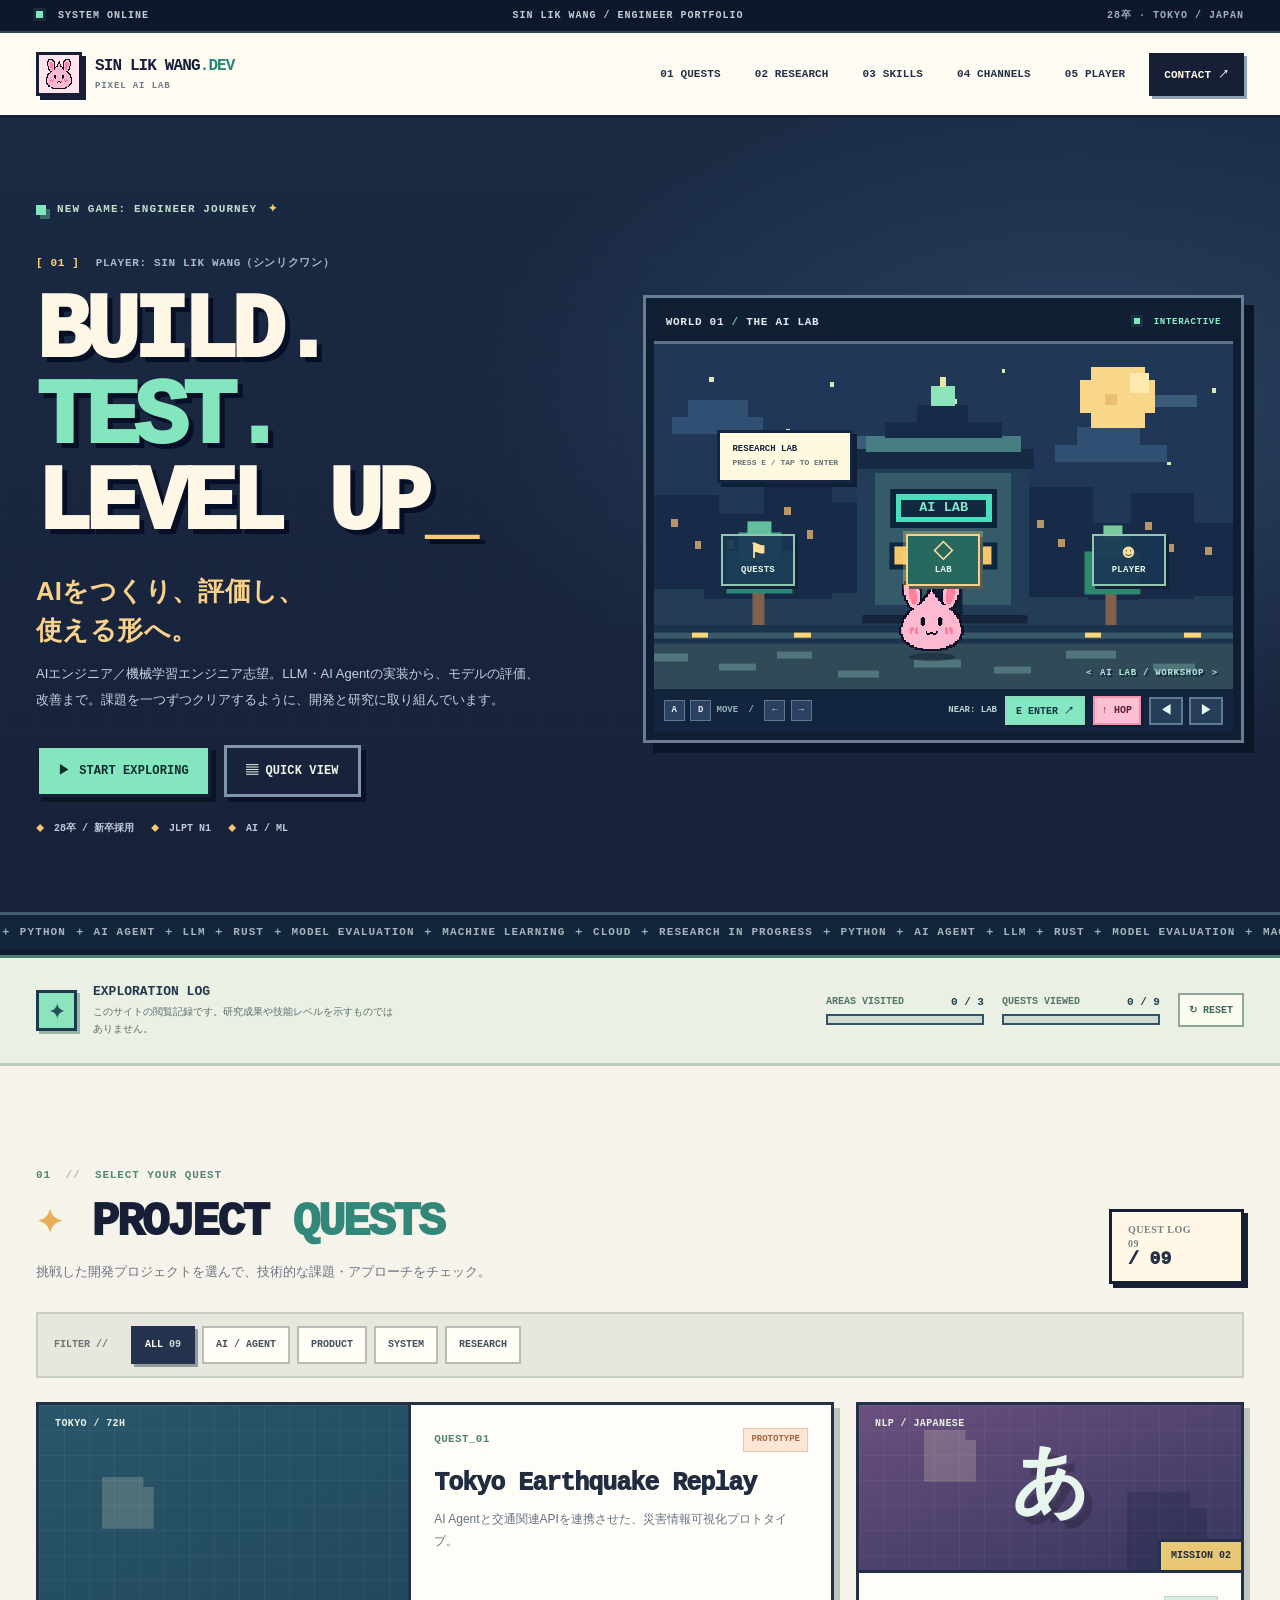
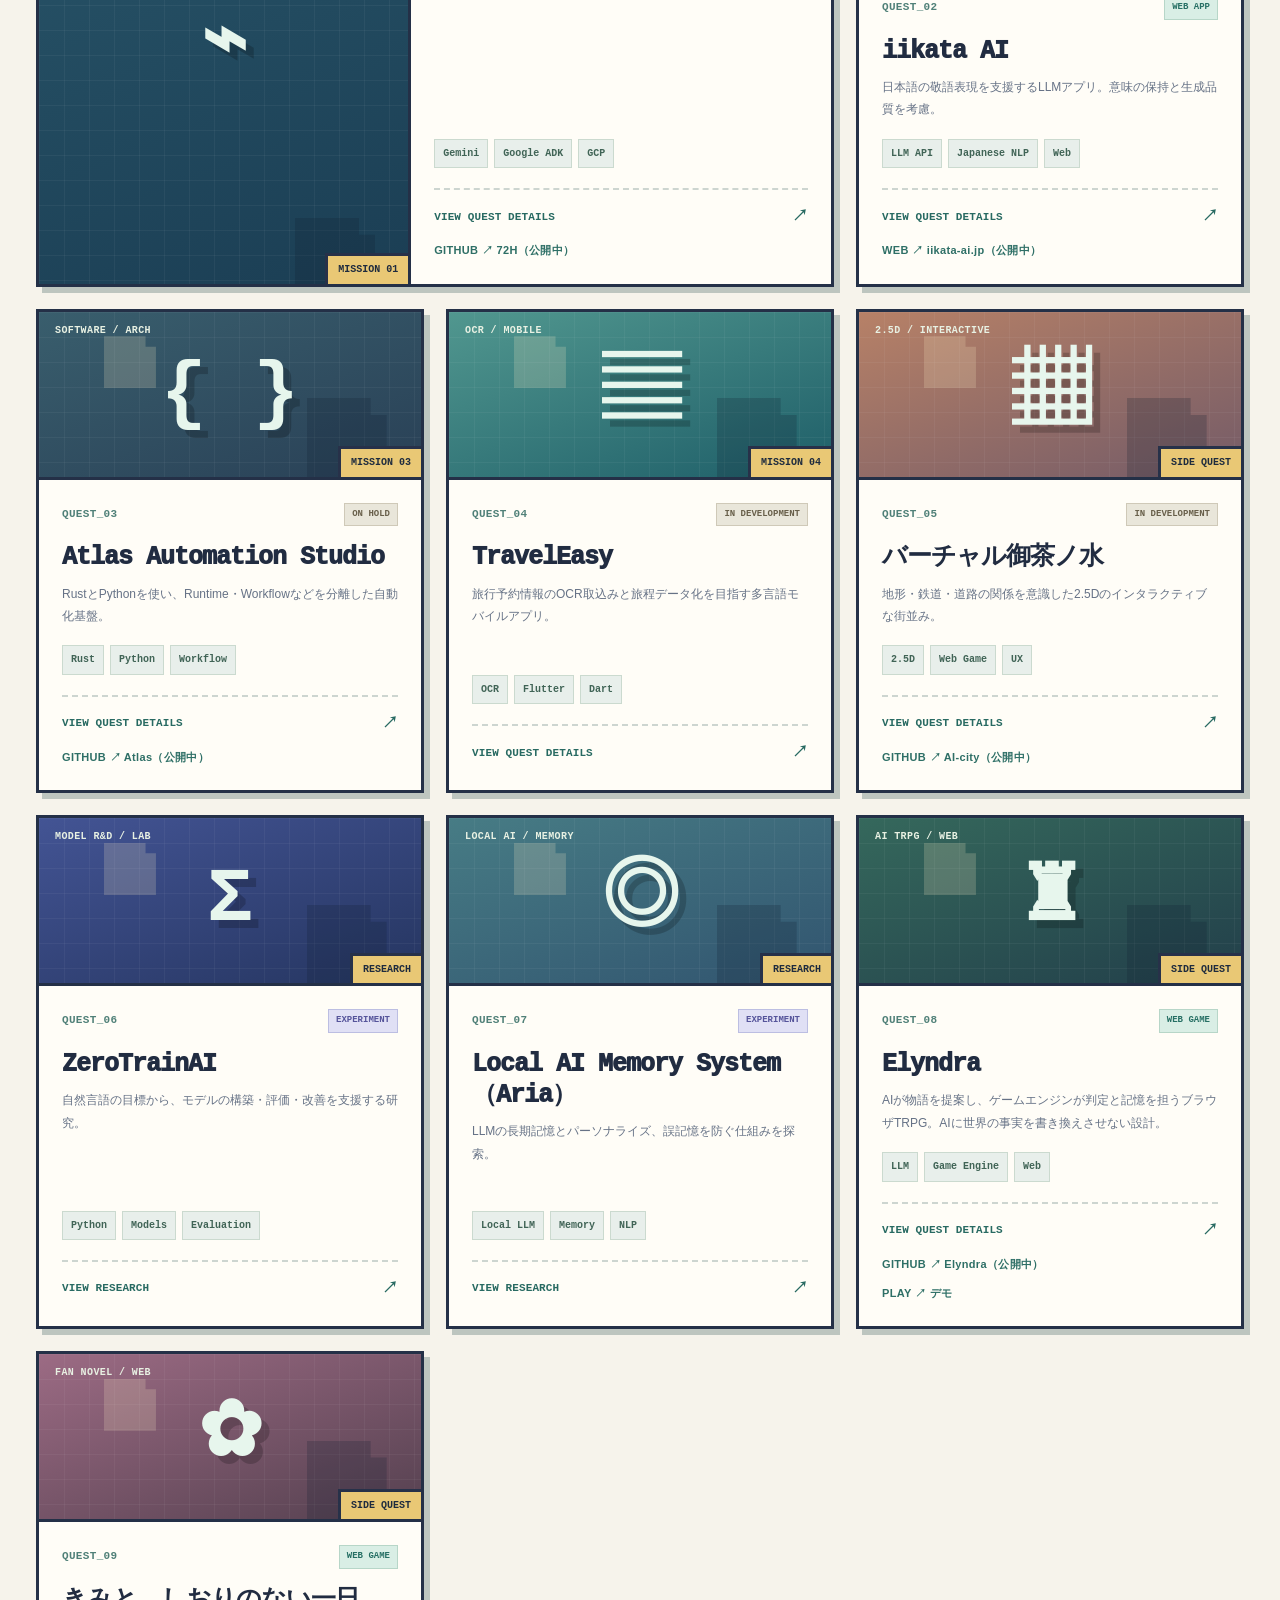
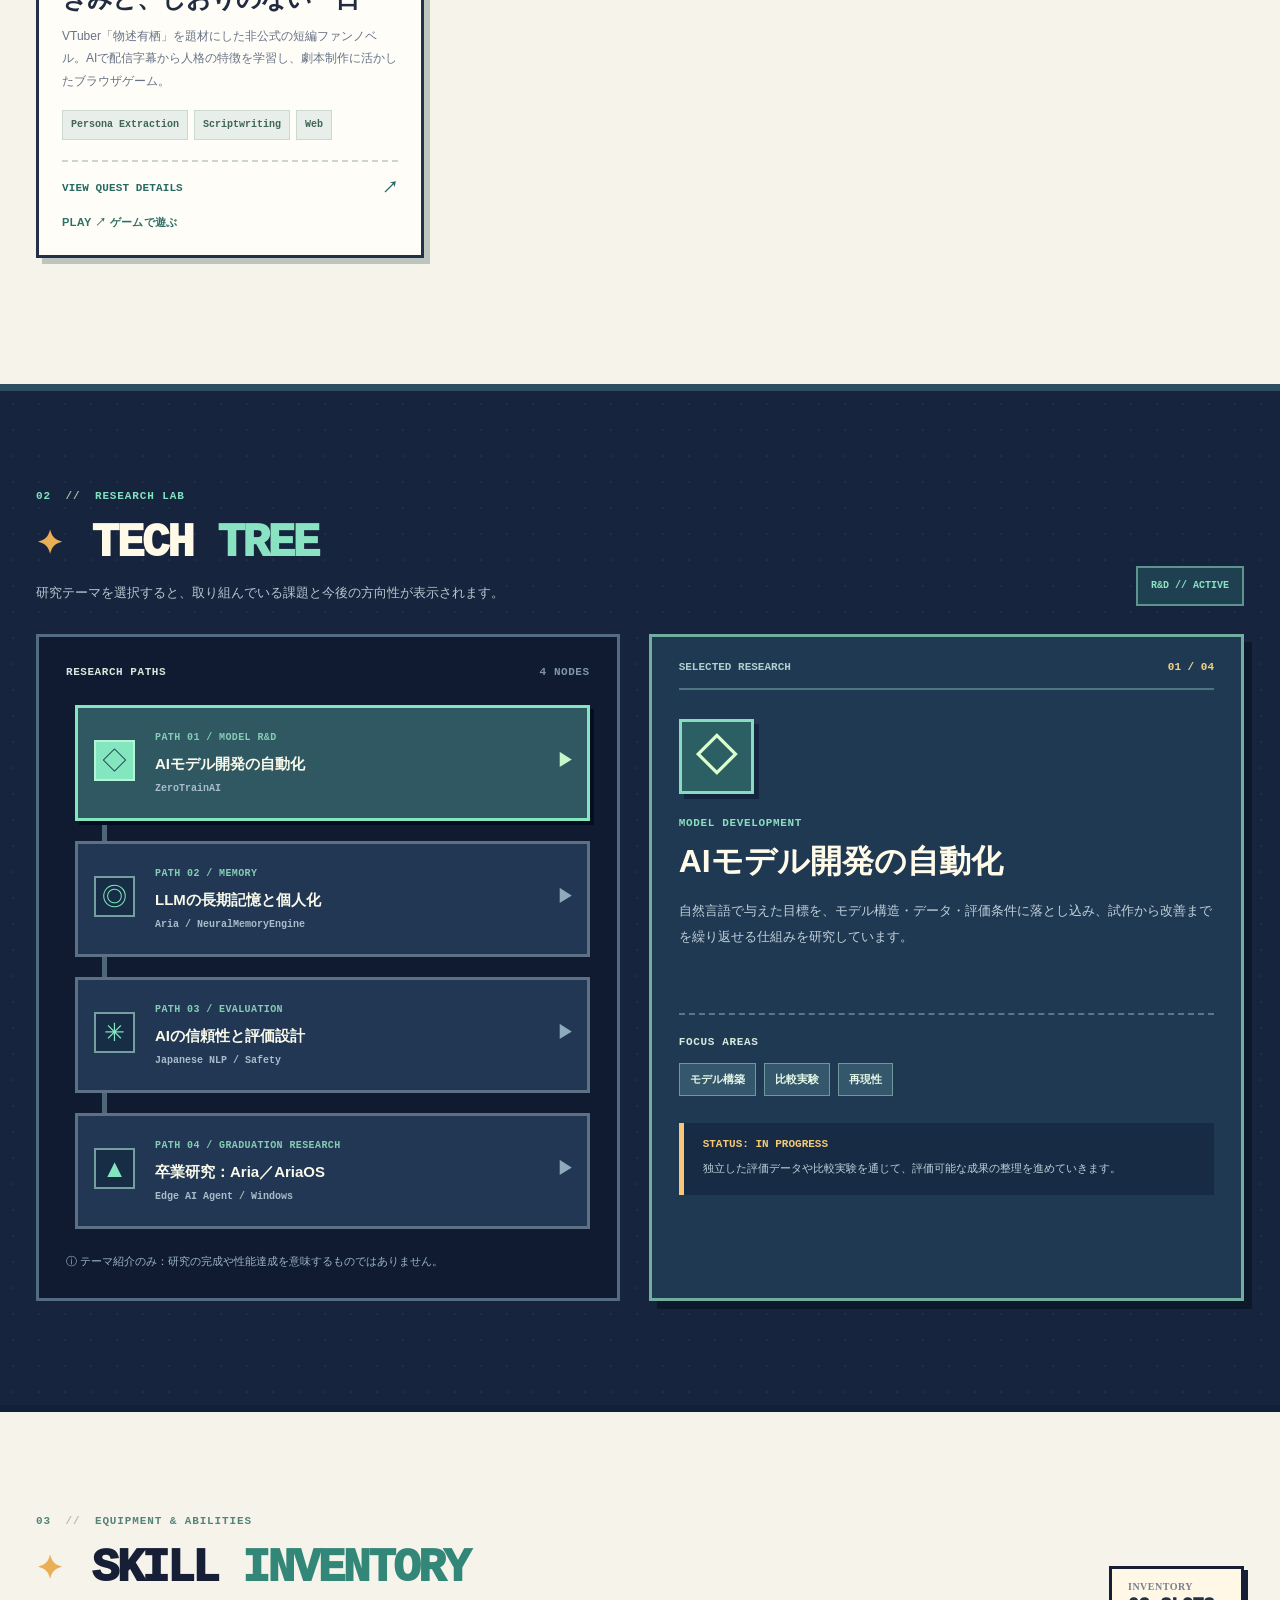
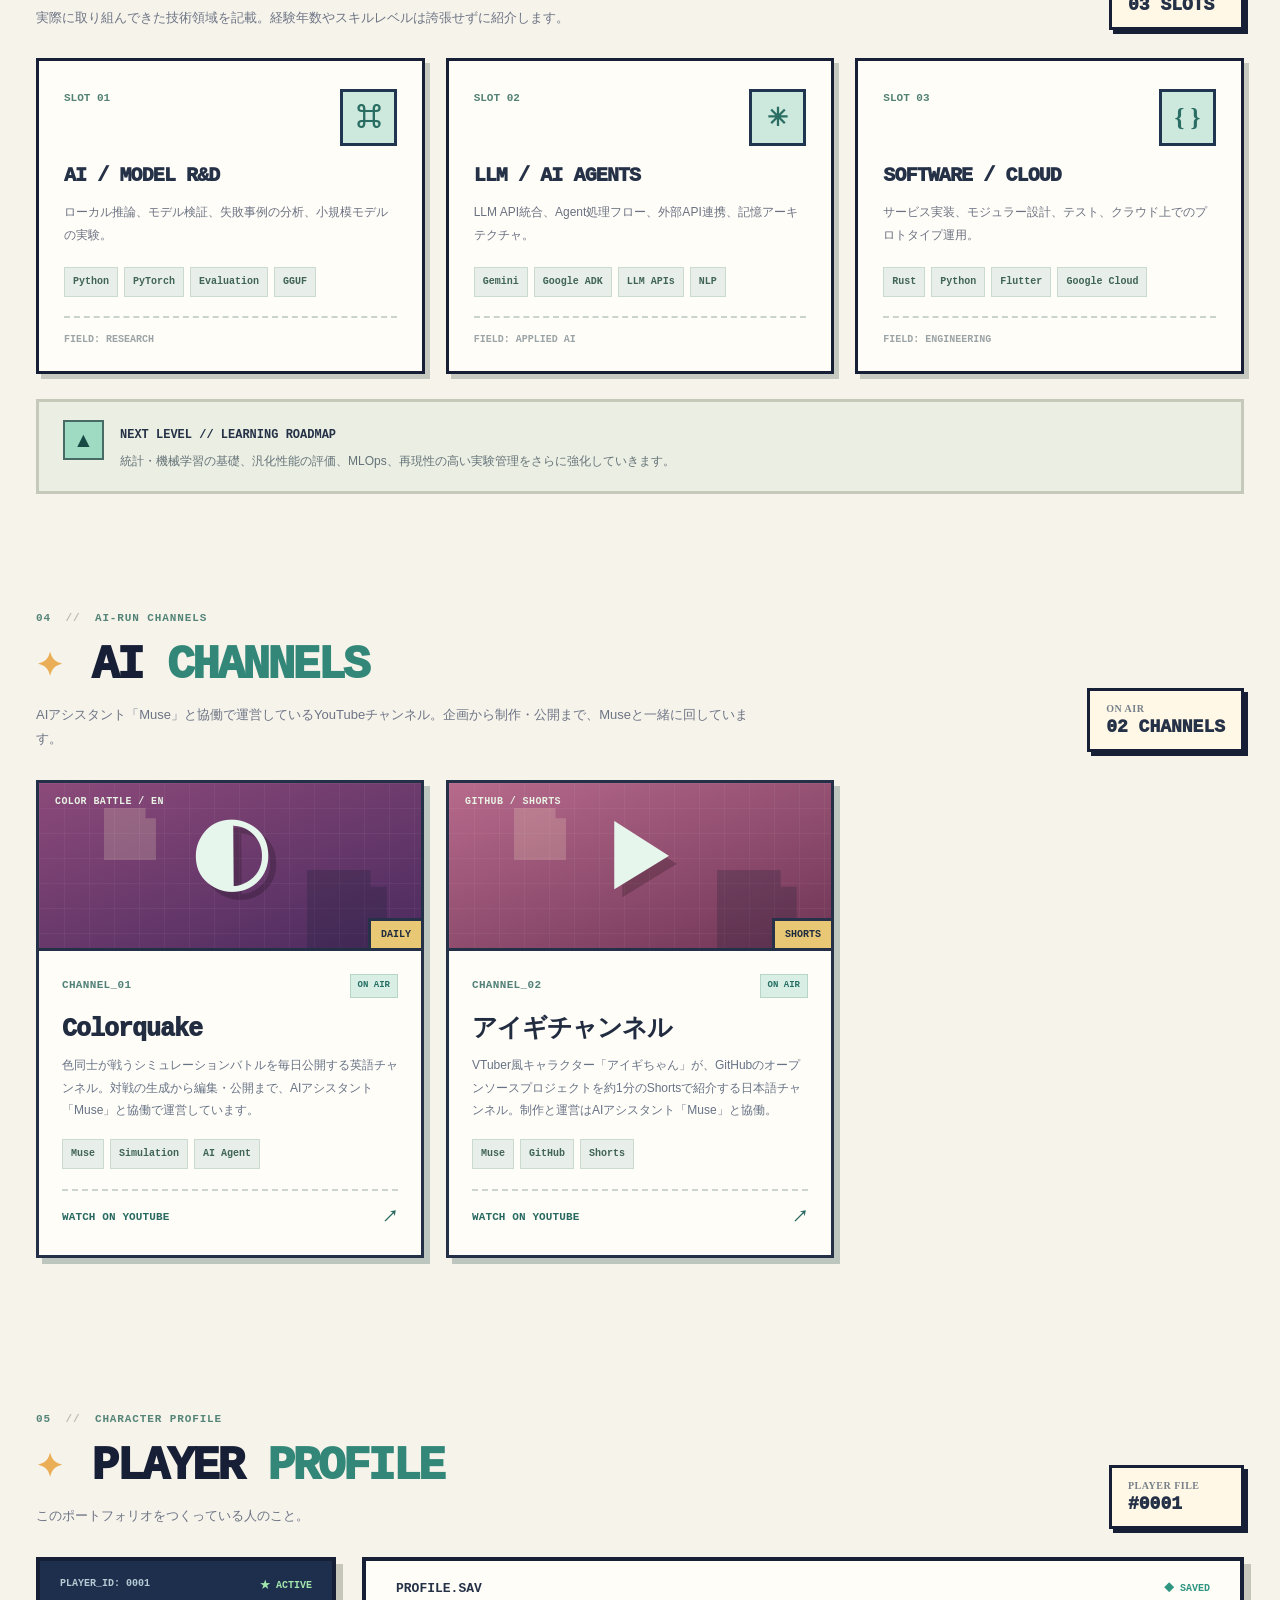
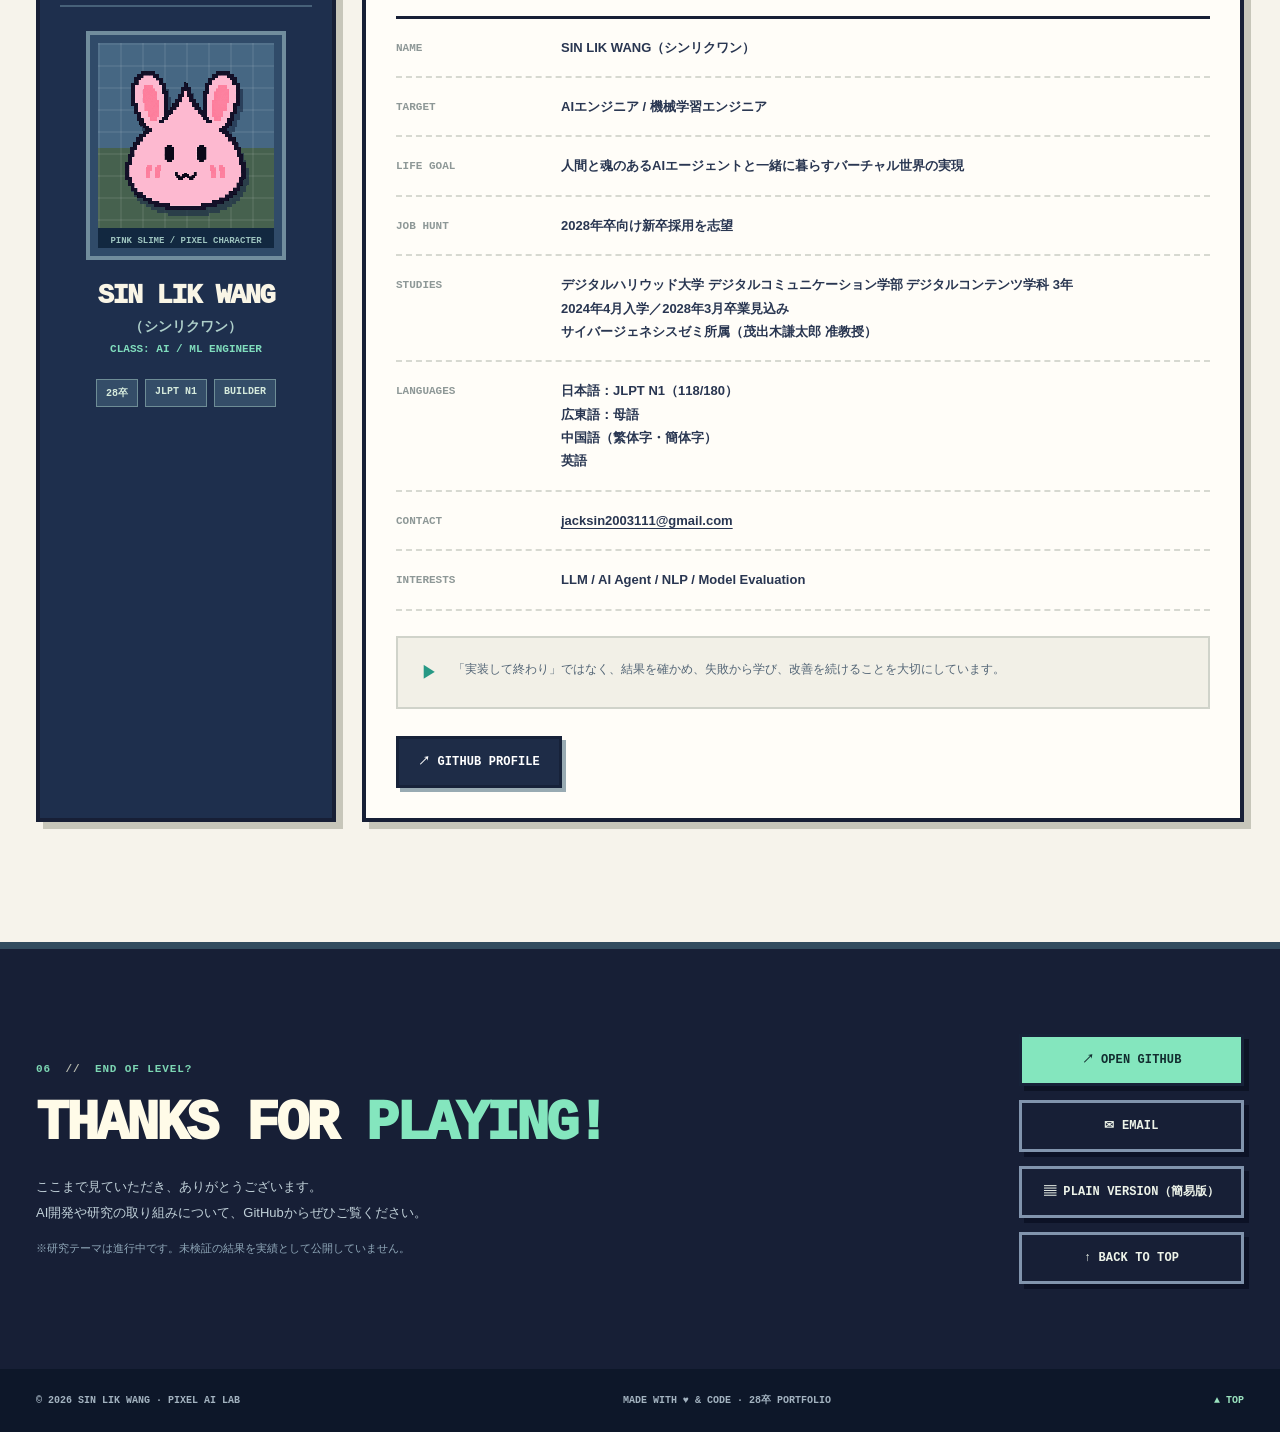
<file: index.html>
<!doctype html>
<html lang="ja">
<head>
<meta charset="utf-8">
<meta name="viewport" content="width=device-width,initial-scale=1">
<meta name="description" content="SIN LIK WANG（シンリクワン）｜28卒・AIエンジニア／機械学習エンジニア志望。AI Agent、LLMアプリ、ソフトウェア開発、研究テーマを紹介するピクセルゲーム風ポートフォリオ。">
<meta name="theme-color" content="#171f36">
<meta property="og:type" content="website">
<meta property="og:title" content="SIN LIK WANG — PIXEL AI LAB | AI / ML Portfolio">
<meta property="og:description" content="ゲームのように探索するAIエンジニアのポートフォリオ。Projects / Research / Skills / Profile">
<meta property="og:url" content="https://jacksin2031.github.io/ai-ml-portfolio-28grad/">
<title>SIN LIK WANG | PIXEL AI LAB — 28卒 AI/ML Portfolio</title>
<link rel="icon" href="assets/pink-bunny-slime.png" type="image/png">
<link rel="stylesheet" href="styles.css">
<script src="app.js" defer></script>
</head>
<body>
<a class="skip-link" href="#projects">プロジェクト一覧へ移動</a>

<!-- Decorative pixel particles travel across the entire viewport, not only the AI Lab game scene. -->
<div class="ambient-field" aria-hidden="true">
  <span class="ambient-pixel" style="--x:3%;--size:5px;--delay:-15s;--duration:32s;--sway:24px;--tone:#70e3b3;--tilt:-52deg"></span>
  <span class="ambient-pixel" style="--x:12%;--size:7px;--delay:-7s;--duration:38s;--sway:18px;--tone:#eeb96c;--tilt:40deg"></span>
  <span class="ambient-pixel" style="--x:21%;--size:5px;--delay:-27s;--duration:27s;--sway:28px;--tone:#f19db4;--tilt:-32deg"></span>
  <span class="ambient-pixel" style="--x:29%;--size:4px;--delay:-3s;--duration:45s;--sway:15px;--tone:#82b9df;--tilt:18deg"></span>
  <span class="ambient-pixel" style="--x:36%;--size:8px;--delay:-34s;--duration:42s;--sway:29px;--tone:#70e3b3;--tilt:35deg"></span>
  <span class="ambient-pixel" style="--x:44%;--size:5px;--delay:-9s;--duration:31s;--sway:25px;--tone:#eeb96c;--tilt:-28deg"></span>
  <span class="ambient-pixel" style="--x:51%;--size:6px;--delay:-21s;--duration:34s;--sway:23px;--tone:#82b9df;--tilt:54deg"></span>
  <span class="ambient-pixel" style="--x:59%;--size:4px;--delay:-38s;--duration:46s;--sway:20px;--tone:#eeb96c;--tilt:-37deg"></span>
  <span class="ambient-pixel" style="--x:66%;--size:7px;--delay:-17s;--duration:29s;--sway:31px;--tone:#f19db4;--tilt:29deg"></span>
  <span class="ambient-pixel" style="--x:74%;--size:5px;--delay:-26s;--duration:39s;--sway:26px;--tone:#70e3b3;--tilt:-42deg"></span>
  <span class="ambient-pixel" style="--x:82%;--size:5px;--delay:-12s;--duration:44s;--sway:19px;--tone:#82b9df;--tilt:23deg"></span>
  <span class="ambient-pixel" style="--x:91%;--size:8px;--delay:-30s;--duration:36s;--sway:28px;--tone:#eeb96c;--tilt:-45deg"></span>
  <span class="ambient-pixel" style="--x:97%;--size:4px;--delay:-4s;--duration:33s;--sway:16px;--tone:#f19db4;--tilt:20deg"></span>
  <span class="ambient-pixel" style="--x:7%;--size:5px;--delay:-41s;--duration:48s;--sway:34px;--tone:#82b9df;--tilt:37deg"></span>
  <span class="ambient-pixel" style="--x:40%;--size:6px;--delay:-19s;--duration:41s;--sway:22px;--tone:#f19db4;--tilt:-15deg"></span>
  <span class="ambient-pixel" style="--x:87%;--size:5px;--delay:-25s;--duration:35s;--sway:27px;--tone:#70e3b3;--tilt:44deg"></span>
  <span class="ambient-pixel" style="--x:18%;--size:4px;--delay:-12s;--duration:47s;--sway:18px;--tone:#eeb96c;--tilt:-35deg"></span>
  <span class="ambient-pixel" style="--x:69%;--size:6px;--delay:-37s;--duration:43s;--sway:21px;--tone:#82b9df;--tilt:26deg"></span>
</div>
<div class="page-wrap" id="top">
  <div class="hud-top">
    <div class="shell hud-top-inner"><span><span class="signal" aria-hidden="true"></span> SYSTEM ONLINE</span><span class="hud-hide">SIN LIK WANG / ENGINEER PORTFOLIO</span><span class="hud-top-right">28卒 · TOKYO / JAPAN</span></div>
  </div>
  <header class="site-header" id="siteHeader">
    <nav class="shell nav-shell" aria-label="メインナビゲーション">
      <a class="brand" href="#top" aria-label="SIN LIK WANG ポートフォリオ トップ"><span class="brand-pixel brand-slime" aria-hidden="true"><img class="slime-art" src="assets/pink-bunny-slime.png" alt="" decoding="async" draggable="false"></span><span>SIN LIK WANG<span class="brand-suffix">.DEV</span><small>PIXEL AI LAB</small></span></a>
      <button class="nav-toggle" id="navToggle" type="button" aria-expanded="false" aria-controls="navItems" aria-label="メニューを開く"><span></span><span></span><span></span></button>
      <div class="nav-items" id="navItems">
        <a href="#projects" class="nav-item">01 QUESTS</a>
        <a href="#research" class="nav-item">02 RESEARCH</a>
        <a href="#skills" class="nav-item">03 SKILLS</a>
        <a href="#channels" class="nav-item">04 CHANNELS</a>
        <a href="#about" class="nav-item">05 PLAYER</a>
        <a href="#contact" class="nav-item nav-contact">CONTACT <span aria-hidden="true">↗</span></a>
      </div>
    </nav>
  </header>

  <main>
    <section class="hero" aria-labelledby="heroTitle">
      <div class="shell hero-layout">
        <div class="hero-copy">
          <div class="small-label"><span class="pixel-square" aria-hidden="true"></span> NEW GAME: ENGINEER JOURNEY <span class="tag-spark">✦</span></div>
          <div class="hero-name"><span class="hero-name-icon" aria-hidden="true">[ 01 ]</span> PLAYER: SIN LIK WANG（シンリクワン）</div>
          <h1 id="heroTitle">BUILD.<br><span class="hero-highlight">TEST.</span><br>LEVEL UP<span class="blink-cursor">_</span></h1>
          <p class="hero-ja">AIをつくり、評価し、<br>使える形へ。</p>
          <p class="hero-description">AIエンジニア／機械学習エンジニア志望。LLM・AI Agentの実装から、モデルの評価、改善まで。課題を一つずつクリアするように、開発と研究に取り組んでいます。</p>
          <div class="hero-actions">
            <a href="#projects" class="pixel-button pixel-button-primary" id="startButton"><span aria-hidden="true">▶</span> START EXPLORING</a>
            <button type="button" class="pixel-button pixel-button-ghost" id="quickView" aria-pressed="false">▤ QUICK VIEW</button>
          </div>
          <div class="hero-quick"><span><span class="quick-diamond" aria-hidden="true">◆</span> 28卒 / 新卒採用</span><span><span class="quick-diamond" aria-hidden="true">◆</span> JLPT N1</span><span><span class="quick-diamond" aria-hidden="true">◆</span> AI / ML</span></div>
        </div>
        <div class="hero-visual">
          <div class="scene-topbar"><span>WORLD 01 <span class="scene-sep">/</span> THE AI LAB</span><span class="scene-live"><span class="signal" aria-hidden="true"></span> INTERACTIVE</span></div>
          <div class="pixel-scene" id="pixelScene" tabindex="0" role="group" aria-label="探索できるピクセル研究所。手足のないピンクのウサギスライムが跳ねて移動します。左右キーかA・Dで移動、Spaceでジャンプ、EまたはEnterでポータルに入ります">
            <svg class="world" viewBox="0 0 640 382" preserveAspectRatio="xMidYMid slice" role="img" aria-label="夜空、建物、研究所、月、木々が描かれたピクセルアートの世界">
              <rect width="640" height="382" fill="#203758"/>
              <g class="cloud-move cloud-move-a" fill="#314e73"><rect x="20" y="81" width="100" height="18"/><rect x="38" y="62" width="66" height="20"/><rect x="443" y="112" width="124" height="18"/><rect x="467" y="92" width="70" height="20"/></g>
              <g class="cloud-move cloud-move-b" fill="#3b5b7c"><rect x="183" y="120" width="66" height="16"/><rect x="199" y="102" width="38" height="20"/><rect x="521" y="56" width="79" height="14"/></g>
              <g fill="#d7e9b5" class="stars"><rect x="61" y="37" width="5" height="5"/><rect x="146" y="94" width="4" height="4"/><rect x="194" y="42" width="5" height="5"/><rect x="330" y="61" width="5" height="5"/><rect x="384" y="28" width="4" height="4"/><rect x="567" y="130" width="4" height="4"/><rect x="616" y="49" width="5" height="5"/></g>
              <g class="moon"><rect x="483" y="25" width="59" height="68" fill="#f8d68a"/><rect x="471" y="40" width="83" height="36" fill="#f8d68a"/><rect x="526" y="32" width="21" height="22" fill="#ffe9ae"/><rect x="498" y="55" width="13" height="12" fill="#ebbf71"/></g>
              <rect x="0" y="241" width="640" height="90" fill="#223d55"/>
              <g fill="#172b48"><rect x="0" y="167" width="72" height="104"/><rect x="55" y="188" width="70" height="94"/><rect x="121" y="148" width="76" height="134"/><rect x="185" y="175" width="48" height="100"/><rect x="410" y="158" width="75" height="122"/><rect x="479" y="198" width="56" height="85"/><rect x="527" y="165" width="70" height="117"/><rect x="581" y="198" width="59" height="80"/></g>
              <g fill="#f2bd70" opacity=".74"><rect x="19" y="193" width="7" height="9"/><rect x="45" y="218" width="7" height="9"/><rect x="81" y="217" width="7" height="9"/><rect x="144" y="180" width="7" height="9"/><rect x="169" y="206" width="7" height="9"/><rect x="423" y="194" width="8" height="9"/><rect x="446" y="215" width="8" height="9"/><rect x="543" y="197" width="7" height="9"/><rect x="568" y="221" width="7" height="9"/><rect x="609" y="224" width="7" height="9"/></g>
              <g class="main-building">
                <rect x="231" y="121" width="176" height="182" fill="#0b1b32"/>
                <rect x="224" y="133" width="190" height="166" fill="#233c57"/>
                <rect x="244" y="143" width="150" height="145" fill="#355b6a"/>
                <rect x="218" y="116" width="202" height="22" fill="#162b43"/>
                <rect x="234" y="102" width="171" height="17" fill="#467d83"/>
                <rect x="255" y="86" width="130" height="18" fill="#172a47"/>
                <rect x="291" y="67" width="56" height="20" fill="#172a47"/>
                <rect x="306" y="46" width="26" height="23" fill="#8de4ba"/>
                <rect x="316" y="36" width="7" height="11" fill="#e8eaa0"/>
                <rect class="sign-halo" x="253" y="153" width="134" height="57" fill="#4bdebc" opacity="0"/>
                <rect x="261" y="160" width="118" height="43" fill="#0e243b"/>
                <rect x="267" y="166" width="106" height="31" fill="#4bdebc"/>
                <rect x="273" y="172" width="94" height="19" fill="#102940"/>
                <text class="sign-text" x="320" y="185" text-anchor="middle" font-size="15" font-family="monospace" font-weight="bold" fill="#80e8cb">AI LAB</text>
                <rect class="sign-glow" x="268" y="167" width="104" height="29" fill="none" stroke="#c8fff0" stroke-width="2" opacity="0"/>
                <rect x="260" y="219" width="45" height="30" fill="#0d2740"/><rect x="266" y="224" width="33" height="19" fill="#f6c76a"/>
                <rect x="334" y="219" width="45" height="30" fill="#0d2740"/><rect x="340" y="224" width="33" height="19" fill="#f6c76a"/>
                <rect x="307" y="258" width="34" height="45" fill="#0f2137"/><rect x="319" y="271" width="8" height="11" fill="#84e2c5"/>
                <rect x="230" y="300" width="182" height="9" fill="#14243a"/>
              </g>
              <g class="tree-left"><rect x="109" y="267" width="13" height="62" fill="#815f4b"/><rect x="80" y="228" width="73" height="48" fill="#2b8776"/><rect x="93" y="208" width="48" height="32" fill="#41a48b"/><rect x="103" y="196" width="27" height="19" fill="#63bea0"/></g>
              <g class="tree-right"><rect x="499" y="266" width="12" height="65" fill="#815f4b"/><rect x="476" y="229" width="61" height="48" fill="#2e876f"/><rect x="487" y="212" width="39" height="25" fill="#54ad8b"/><rect x="496" y="200" width="22" height="18" fill="#7ac99a"/></g>
              <defs><symbol id="pxLeaf" overflow="visible"><rect x="-2" y="-4" width="4" height="2"/><rect x="-4" y="-2" width="8" height="4"/><rect x="-2" y="2" width="4" height="2"/><rect x="0" y="-1" width="1" height="1" fill="#7a3a22" opacity=".6"/><rect x="3" y="3" width="2" height="1" fill="#7a3a22"/></symbol></defs>
              <g class="leaf-layer" aria-hidden="true" pointer-events="none"><g transform="translate(30 40)"><g class="leaf" style="--dx:60px;--dy:250px;--r:200deg;--d:24s;--delay:-3s"><use href="#pxLeaf" fill="#e58a3a"/></g></g><g transform="translate(590 30)"><g class="leaf" style="--dx:-90px;--dy:265px;--r:180deg;--d:23s;--delay:-14s"><use href="#pxLeaf" fill="#c4553a"/></g></g><g transform="translate(120 30)"><g class="leaf" style="--dx:-70px;--dy:260px;--r:-240deg;--d:29s;--delay:-11s"><use href="#pxLeaf" fill="#c4553a"/></g></g><g transform="translate(440 35)"><g class="leaf" style="--dx:-60px;--dy:255px;--r:-210deg;--d:26s;--delay:-9s"><use href="#pxLeaf" fill="#e58a3a"/></g></g><g transform="translate(190 70)"><g class="leaf" style="--dx:25px;--dy:230px;--r:160deg;--d:22s;--delay:-17s"><use href="#pxLeaf" fill="#f0b84a"/></g></g><g transform="translate(520 60)"><g class="leaf" style="--dx:70px;--dy:240px;--r:260deg;--d:31s;--delay:-20s"><use href="#pxLeaf" fill="#f0b84a"/></g></g><g transform="translate(70 100)"><g class="leaf" style="--dx:90px;--dy:200px;--r:300deg;--d:27s;--delay:-6s"><use href="#pxLeaf" fill="#c4553a"/></g></g><g transform="translate(470 110)"><g class="leaf" style="--dx:55px;--dy:210px;--r:-300deg;--d:28s;--delay:-2s"><use href="#pxLeaf" fill="#e58a3a"/></g></g></g>
              <rect y="310" width="640" height="72" fill="#1b344d"/><rect y="319" width="640" height="7" fill="#395968"/>
              <rect y="331" width="640" height="51" fill="#304a58"/>
              <g fill="#50757a"><rect x="0" y="342" width="38" height="9"/><rect x="72" y="353" width="41" height="8"/><rect x="136" y="340" width="39" height="8"/><rect x="203" y="361" width="46" height="8"/><rect x="287" y="349" width="52" height="8"/><rect x="376" y="356" width="40" height="8"/><rect x="455" y="339" width="55" height="9"/><rect x="551" y="353" width="47" height="8"/></g>
              <g fill="#fbd67e"><rect x="42" y="319" width="18" height="5"/><rect x="155" y="319" width="18" height="5"/><rect x="476" y="319" width="18" height="5"/><rect x="586" y="319" width="18" height="5"/></g>
            </svg>
            <div class="avatar slime-avatar" id="avatar" aria-hidden="true"><span class="slime-shadow"></span><span class="slime-body"><img class="slime-art" src="assets/pink-bunny-slime.png" alt="" decoding="async" draggable="false"></span></div>
            <div class="scene-portals" role="group" aria-label="研究所の行き先">
              <button type="button" class="scene-portal portal-quests" data-zone="projects" aria-label="クエストエリアに移動"><span class="portal-symbol" aria-hidden="true">⚑</span><span>QUESTS</span></button>
              <button type="button" class="scene-portal portal-research" data-zone="research" aria-label="研究ラボに移動"><span class="portal-symbol" aria-hidden="true">◇</span><span>LAB</span></button>
              <button type="button" class="scene-portal portal-profile" data-zone="about" aria-label="プレイヤープロフィールに移動"><span class="portal-symbol" aria-hidden="true">☻</span><span>PLAYER</span></button>
            </div>
            <div class="scene-callout" aria-live="polite" aria-atomic="true"><span><span id="sceneHintTitle">LAB PORTAL READY</span><br><small id="sceneHintSubtitle">PRESS E / TAP TO ENTER</small></span></div>
            <div class="scene-ground-label">＜ AI LAB / WORKSHOP ＞</div>
          </div>
          <div class="scene-controls">
              <span class="scene-keyhelp"><span class="kbd">A</span> <span class="kbd">D</span> MOVE <span class="control-or">/</span> <span class="kbd">←</span> <span class="kbd">→</span></span>
              <div class="scene-control-actions">
                <span class="scene-nearest" id="nearestZone">NEAR: LAB</span>
                <button type="button" class="enter-zone" id="enterZone" aria-label="近くのポータルに入る">E ENTER ↗</button><button type="button" class="hop-control" id="hopButton" aria-label="史萊姆跳躍">↑ HOP</button>
                <div class="control-buttons"><button type="button" id="moveLeft" aria-label="キャラクターを左へ動かす">◀</button><button type="button" id="moveRight" aria-label="キャラクターを右へ動かす">▶</button></div>
              </div>
            </div>
        </div>
      </div>
      <div class="hero-ticker" aria-hidden="true"><div class="ticker-content">＋ PYTHON ＋ AI AGENT ＋ LLM ＋ RUST ＋ MODEL EVALUATION ＋ MACHINE LEARNING ＋ CLOUD ＋ RESEARCH IN PROGRESS ＋ PYTHON ＋ AI AGENT ＋ LLM ＋ RUST ＋ MODEL EVALUATION ＋ MACHINE LEARNING ＋ CLOUD ＋</div></div>
    </section>
    <aside class="adventure-strip" aria-label="このサイト内の探索記録">
      <div class="shell adventure-inner">
        <div class="adventure-intro"><span class="adventure-star" aria-hidden="true">✦</span><div><strong>EXPLORATION LOG</strong><small>このサイトの閲覧記録です。研究成果や技能レベルを示すものではありません。</small></div></div>
        <div class="adventure-stats">
          <div class="adventure-stat"><div><span>AREAS VISITED</span><strong id="zoneProgressText">0 / 3</strong></div><progress id="zoneProgress" max="3" value="0" aria-label="探索したエリア数"></progress></div>
          <div class="adventure-stat"><div><span>QUESTS VIEWED</span><strong id="questProgressText">0 / 9</strong></div><progress id="questProgress" max="9" value="0" aria-label="技術詳細を閲覧した作品数"></progress></div>
          <button type="button" class="adventure-reset" id="resetProgress" aria-label="このブラウザの探索記録だけをリセットする">↻ RESET</button>
        </div>
      </div>
    </aside>

    <section class="section shell" id="projects" aria-labelledby="projectsTitle">
      <div class="section-head reveal"><div><div class="section-no">01 <span>//</span> SELECT YOUR QUEST</div><h2 id="projectsTitle"><span class="pfx-star">✦</span> PROJECT <span class="heading-accent">QUESTS</span></h2><p class="section-desc">挑戦した開発プロジェクトを選んで、技術的な課題・アプローチをチェック。</p></div><div class="head-corner"><span>QUEST LOG</span><strong><span id="questCount">09</span> / 09</strong></div></div>
      <div class="filter-panel reveal" aria-label="プロジェクトフィルター">
        <span class="filter-caption">FILTER //</span>
        <div class="filters" role="group" aria-label="プロジェクトのカテゴリ">
          <button type="button" class="filter active" data-filter="all" aria-pressed="true">ALL <span>09</span></button>
          <button type="button" class="filter" data-filter="agent" aria-pressed="false">AI / AGENT</button>
          <button type="button" class="filter" data-filter="product" aria-pressed="false">PRODUCT</button>
          <button type="button" class="filter" data-filter="system" aria-pressed="false">SYSTEM</button>
          <button type="button" class="filter" data-filter="research" aria-pressed="false">RESEARCH</button>
        </div>
      </div>
      <div class="quest-grid" id="questGrid">
        <article class="quest-card featured reveal" data-category="agent product"><div class="quest-art art-earth"><div class="art-grid"></div><span class="quest-icon" aria-hidden="true">⌁</span><span class="quest-tiny">TOKYO / 72H</span><div class="quest-art-label">MISSION 01</div></div><div class="quest-info"><div class="quest-top"><span class="quest-number">QUEST_01</span><span class="state-pill state-prototype">PROTOTYPE</span></div><h3>Tokyo Earthquake Replay</h3><p>AI Agentと交通関連APIを連携させた、災害情報可視化プロトタイプ。</p><div class="tag-list"><span>Gemini</span><span>Google ADK</span><span>GCP</span></div><button class="quest-open" type="button" data-quest="earth">VIEW QUEST DETAILS <span aria-hidden="true">↗</span></button><a class="quest-repo" href="https://github.com/jacksin2031/72H" target="_blank" rel="noopener noreferrer">GITHUB ↗ 72H（公開中）</a></div></article>
        <article class="quest-card reveal" data-category="agent product"><div class="quest-art art-iikata"><div class="art-grid"></div><span class="quest-icon" aria-hidden="true">あ</span><span class="quest-tiny">NLP / JAPANESE</span><div class="quest-art-label">MISSION 02</div></div><div class="quest-info"><div class="quest-top"><span class="quest-number">QUEST_02</span><span class="state-pill state-product">WEB APP</span></div><h3>iikata AI</h3><p>日本語の敬語表現を支援するLLMアプリ。意味の保持と生成品質を考慮。</p><div class="tag-list"><span>LLM API</span><span>Japanese NLP</span><span>Web</span></div><button class="quest-open" type="button" data-quest="iikata">VIEW QUEST DETAILS <span aria-hidden="true">↗</span></button><a class="quest-repo" href="https://iikata-ai.jp" target="_blank" rel="noopener noreferrer">WEB ↗ iikata-ai.jp（公開中）</a></div></article>
        <article class="quest-card reveal" data-category="system"><div class="quest-art art-atlas"><div class="art-grid"></div><span class="quest-icon" aria-hidden="true">{ }</span><span class="quest-tiny">SOFTWARE / ARCH</span><div class="quest-art-label">MISSION 03</div></div><div class="quest-info"><div class="quest-top"><span class="quest-number">QUEST_03</span><span class="state-pill">ON HOLD</span></div><h3>Atlas Automation Studio</h3><p>RustとPythonを使い、Runtime・Workflowなどを分離した自動化基盤。</p><div class="tag-list"><span>Rust</span><span>Python</span><span>Workflow</span></div><button class="quest-open" type="button" data-quest="atlas">VIEW QUEST DETAILS <span aria-hidden="true">↗</span></button><a class="quest-repo" href="https://github.com/jacksin2031/Atlas" target="_blank" rel="noopener noreferrer">GITHUB ↗ Atlas（公開中）</a></div></article>
        <article class="quest-card reveal" data-category="product"><div class="quest-art art-travel"><div class="art-grid"></div><span class="quest-icon" aria-hidden="true">▤</span><span class="quest-tiny">OCR / MOBILE</span><div class="quest-art-label">MISSION 04</div></div><div class="quest-info"><div class="quest-top"><span class="quest-number">QUEST_04</span><span class="state-pill">IN DEVELOPMENT</span></div><h3>TravelEasy</h3><p>旅行予約情報のOCR取込みと旅程データ化を目指す多言語モバイルアプリ。</p><div class="tag-list"><span>OCR</span><span>Flutter</span><span>Dart</span></div><button class="quest-open" type="button" data-quest="travel">VIEW QUEST DETAILS <span aria-hidden="true">↗</span></button></div></article>
        <article class="quest-card reveal" data-category="product"><div class="quest-art art-city"><div class="art-grid"></div><span class="quest-icon" aria-hidden="true">▦</span><span class="quest-tiny">2.5D / INTERACTIVE</span><div class="quest-art-label">SIDE QUEST</div></div><div class="quest-info"><div class="quest-top"><span class="quest-number">QUEST_05</span><span class="state-pill">IN DEVELOPMENT</span></div><h3>バーチャル御茶ノ水</h3><p>地形・鉄道・道路の関係を意識した2.5Dのインタラクティブな街並み。</p><div class="tag-list"><span>2.5D</span><span>Web Game</span><span>UX</span></div><button class="quest-open" type="button" data-quest="city">VIEW QUEST DETAILS <span aria-hidden="true">↗</span></button><a class="quest-repo" href="https://github.com/jacksin2031/AI-city" target="_blank" rel="noopener noreferrer">GITHUB ↗ AI-city（公開中）</a></div></article>
        <article class="quest-card reveal" data-category="research"><div class="quest-art art-zero"><div class="art-grid"></div><span class="quest-icon" aria-hidden="true">Σ</span><span class="quest-tiny">MODEL R&D / LAB</span><div class="quest-art-label">RESEARCH</div></div><div class="quest-info"><div class="quest-top"><span class="quest-number">QUEST_06</span><span class="state-pill state-research">EXPERIMENT</span></div><h3>ZeroTrainAI</h3><p>自然言語の目標から、モデルの構築・評価・改善を支援する研究。</p><div class="tag-list"><span>Python</span><span>Models</span><span>Evaluation</span></div><button class="quest-open" type="button" data-quest="zero">VIEW RESEARCH <span aria-hidden="true">↗</span></button></div></article>
        <article class="quest-card reveal" data-category="research agent"><div class="quest-art art-memory"><div class="art-grid"></div><span class="quest-icon" aria-hidden="true">◎</span><span class="quest-tiny">LOCAL AI / MEMORY</span><div class="quest-art-label">RESEARCH</div></div><div class="quest-info"><div class="quest-top"><span class="quest-number">QUEST_07</span><span class="state-pill state-research">EXPERIMENT</span></div><h3>Local AI Memory System（Aria）</h3><p>LLMの長期記憶とパーソナライズ、誤記憶を防ぐ仕組みを探索。</p><div class="tag-list"><span>Local LLM</span><span>Memory</span><span>NLP</span></div><button class="quest-open" type="button" data-quest="memory">VIEW RESEARCH <span aria-hidden="true">↗</span></button></div></article>
        <article class="quest-card reveal" data-category="agent product"><div class="quest-art art-elyndra"><div class="art-grid"></div><span class="quest-icon" aria-hidden="true">♜</span><span class="quest-tiny">AI TRPG / WEB</span><div class="quest-art-label">SIDE QUEST</div></div><div class="quest-info"><div class="quest-top"><span class="quest-number">QUEST_08</span><span class="state-pill state-product">WEB GAME</span></div><h3>Elyndra</h3><p>AIが物語を提案し、ゲームエンジンが判定と記憶を担うブラウザTRPG。AIに世界の事実を書き換えさせない設計。</p><div class="tag-list"><span>LLM</span><span>Game Engine</span><span>Web</span></div><button class="quest-open" type="button" data-quest="elyndra">VIEW QUEST DETAILS <span aria-hidden="true">↗</span></button><a class="quest-repo" href="https://github.com/jacksin2031/Elyndra" target="_blank" rel="noopener noreferrer">GITHUB ↗ Elyndra（公開中）</a> <a class="quest-repo" href="https://jacksin2031.github.io/Elyndra/" target="_blank" rel="noopener noreferrer">PLAY ↗ デモ</a></div></article>
        <article class="quest-card reveal" data-category="agent product"><div class="quest-art art-arisu"><div class="art-grid"></div><span class="quest-icon" aria-hidden="true">✿</span><span class="quest-tiny">FAN NOVEL / WEB</span><div class="quest-art-label">SIDE QUEST</div></div><div class="quest-info"><div class="quest-top"><span class="quest-number">QUEST_09</span><span class="state-pill state-product">WEB GAME</span></div><h3>きみと、しおりのない一日</h3><p>VTuber「物述有栖」を題材にした非公式の短編ファンノベル。AIで配信字幕から人格の特徴を学習し、劇本制作に活かしたブラウザゲーム。</p><div class="tag-list"><span>Persona Extraction</span><span>Scriptwriting</span><span>Web</span></div><button class="quest-open" type="button" data-quest="arisu">VIEW QUEST DETAILS <span aria-hidden="true">↗</span></button><a class="quest-repo" href="https://arisu-tea-party.vercel.app/" target="_blank" rel="noopener noreferrer">PLAY ↗ ゲームで遊ぶ</a></div></article>
      </div>
    </section>

    <section class="research-section" id="research" aria-labelledby="researchTitle">
      <div class="shell">
        <div class="section-head section-head-dark reveal"><div><div class="section-no">02 <span>//</span> RESEARCH LAB</div><h2 id="researchTitle"><span class="pfx-star">✦</span> TECH <span class="heading-accent">TREE</span></h2><p class="section-desc">研究テーマを選択すると、取り組んでいる課題と今後の方向性が表示されます。</p></div><div class="lab-chip">R&D // ACTIVE</div></div>
        <div class="tech-layout reveal">
          <div class="tech-tree" role="group" aria-label="研究テーマを選択">
            <div class="tree-caption">RESEARCH PATHS <span>4 NODES</span></div>
            <div class="tech-node-grid">
              <button type="button" class="tech-node active" data-topic="model" aria-pressed="true"><span class="node-icon" aria-hidden="true">◇</span><span class="node-level">PATH 01 / MODEL R&D</span><strong>AIモデル開発の自動化</strong><small>ZeroTrainAI</small><span class="node-selector" aria-hidden="true">▶</span></button>
              <button type="button" class="tech-node" data-topic="memory" aria-pressed="false"><span class="node-icon" aria-hidden="true">◎</span><span class="node-level">PATH 02 / MEMORY</span><strong>LLMの長期記憶と個人化</strong><small>Aria / NeuralMemoryEngine</small><span class="node-selector" aria-hidden="true">▶</span></button>
              <button type="button" class="tech-node" data-topic="reliability" aria-pressed="false"><span class="node-icon" aria-hidden="true">✳</span><span class="node-level">PATH 03 / EVALUATION</span><strong>AIの信頼性と評価設計</strong><small>Japanese NLP / Safety</small><span class="node-selector" aria-hidden="true">▶</span></button>
              <button type="button" class="tech-node" data-topic="ariaos" aria-pressed="false"><span class="node-icon" aria-hidden="true">▲</span><span class="node-level">PATH 04 / GRADUATION RESEARCH</span><strong>卒業研究：Aria／AriaOS</strong><small>Edge AI Agent / Windows</small><span class="node-selector" aria-hidden="true">▶</span></button>
            </div>
            <p class="tech-tree-note"><span aria-hidden="true">ⓘ</span> テーマ紹介のみ：研究の完成や性能達成を意味するものではありません。</p>
          </div>
          <div class="tech-detail" id="techDetail" aria-live="polite" aria-atomic="true">
            <div class="detail-head"><span>SELECTED RESEARCH</span><span class="detail-head-right" id="topicNum">01 / 04</span></div>
            <div class="detail-icon" id="topicGlyph" aria-hidden="true">◇</div><div class="detail-sub" id="topicSub">MODEL DEVELOPMENT</div>
            <h3 id="topicTitle">AIモデル開発の自動化</h3><p id="topicIntro">自然言語で与えた目標を、モデル構造・データ・評価条件に落とし込み、試作から改善までを繰り返せる仕組みを研究しています。</p>
            <div class="detail-rule"></div><div class="detail-kicker">FOCUS AREAS</div><div class="detail-bullets" id="topicFocus"><span>モデル構築</span><span>比較実験</span><span>再現性</span></div>
            <div class="research-note"><strong>STATUS: IN PROGRESS</strong><p id="topicNext">独立した評価データや比較実験を通じて、評価可能な成果の整理を進めていきます。</p></div>
          </div>
        </div>
      </div>
    </section>

    <section class="section shell" id="skills" aria-labelledby="skillsTitle">
      <div class="section-head reveal"><div><div class="section-no">03 <span>//</span> EQUIPMENT & ABILITIES</div><h2 id="skillsTitle"><span class="pfx-star">✦</span> SKILL <span class="heading-accent">INVENTORY</span></h2><p class="section-desc">実際に取り組んできた技術領域を記載。経験年数やスキルレベルは誇張せずに紹介します。</p></div><div class="head-corner"><span>INVENTORY</span><strong>03 SLOTS</strong></div></div>
      <div class="skill-grid">
        <article class="skill-panel reveal"><div class="skill-panel-top"><span class="slot-number">SLOT 01</span><span class="slot-symbol">⌘</span></div><h3>AI / MODEL R&D</h3><p>ローカル推論、モデル検証、失敗事例の分析、小規模モデルの実験。</p><div class="tag-list"><span>Python</span><span>PyTorch</span><span>Evaluation</span><span>GGUF</span></div><div class="slot-footer">FIELD: RESEARCH</div></article>
        <article class="skill-panel reveal"><div class="skill-panel-top"><span class="slot-number">SLOT 02</span><span class="slot-symbol">✳</span></div><h3>LLM / AI AGENTS</h3><p>LLM API統合、Agent処理フロー、外部API連携、記憶アーキテクチャ。</p><div class="tag-list"><span>Gemini</span><span>Google ADK</span><span>LLM APIs</span><span>NLP</span></div><div class="slot-footer">FIELD: APPLIED AI</div></article>
        <article class="skill-panel reveal"><div class="skill-panel-top"><span class="slot-number">SLOT 03</span><span class="slot-symbol">{ }</span></div><h3>SOFTWARE / CLOUD</h3><p>サービス実装、モジュラー設計、テスト、クラウド上でのプロトタイプ運用。</p><div class="tag-list"><span>Rust</span><span>Python</span><span>Flutter</span><span>Google Cloud</span></div><div class="slot-footer">FIELD: ENGINEERING</div></article>
      </div>
      <div class="levelup-note reveal"><span class="levelup-icon" aria-hidden="true">▲</span><div><strong>NEXT LEVEL // LEARNING ROADMAP</strong><p>統計・機械学習の基礎、汎化性能の評価、MLOps、再現性の高い実験管理をさらに強化していきます。</p></div></div>
    </section>

    <section class="section shell" id="channels" aria-labelledby="channelsTitle">
      <div class="section-head reveal"><div><div class="section-no">04 <span>//</span> AI-RUN CHANNELS</div><h2 id="channelsTitle"><span class="pfx-star">✦</span> AI <span class="heading-accent">CHANNELS</span></h2><p class="section-desc">AIアシスタント「Muse」と協働で運営しているYouTubeチャンネル。企画から制作・公開まで、Museと一緒に回しています。</p></div><div class="head-corner"><span>ON AIR</span><strong>02 CHANNELS</strong></div></div>
      <div class="quest-grid">
        <article class="quest-card reveal"><div class="quest-art art-colorquake"><div class="art-grid"></div><span class="quest-icon" aria-hidden="true">◐</span><span class="quest-tiny">COLOR BATTLE / EN</span><div class="quest-art-label">DAILY</div></div><div class="quest-info"><div class="quest-top"><span class="quest-number">CHANNEL_01</span><span class="state-pill state-product">ON AIR</span></div><h3>Colorquake</h3><p>色同士が戦うシミュレーションバトルを毎日公開する英語チャンネル。対戦の生成から編集・公開まで、AIアシスタント「Muse」と協働で運営しています。</p><div class="tag-list"><span>Muse</span><span>Simulation</span><span>AI Agent</span></div><a class="quest-open" href="https://www.youtube.com/@Colorquake" target="_blank" rel="noopener noreferrer">WATCH ON YOUTUBE <span aria-hidden="true">↗</span></a></div></article>
        <article class="quest-card reveal"><div class="quest-art art-aigi"><div class="art-grid"></div><span class="quest-icon" aria-hidden="true">▶</span><span class="quest-tiny">GITHUB / SHORTS</span><div class="quest-art-label">SHORTS</div></div><div class="quest-info"><div class="quest-top"><span class="quest-number">CHANNEL_02</span><span class="state-pill state-product">ON AIR</span></div><h3>アイギチャンネル</h3><p>VTuber風キャラクター「アイギちゃん」が、GitHubのオープンソースプロジェクトを約1分のShortsで紹介する日本語チャンネル。制作と運営はAIアシスタント「Muse」と協働。</p><div class="tag-list"><span>Muse</span><span>GitHub</span><span>Shorts</span></div><a class="quest-open" href="https://youtube.com/@aigichan" target="_blank" rel="noopener noreferrer">WATCH ON YOUTUBE <span aria-hidden="true">↗</span></a></div></article>
      </div>
    </section>

    <section class="profile-section" id="about" aria-labelledby="aboutTitle">
      <div class="shell">
        <div class="section-head reveal"><div><div class="section-no">05 <span>//</span> CHARACTER PROFILE</div><h2 id="aboutTitle"><span class="pfx-star">✦</span> PLAYER <span class="heading-accent">PROFILE</span></h2><p class="section-desc">このポートフォリオをつくっている人のこと。</p></div><div class="head-corner"><span>PLAYER FILE</span><strong>#0001</strong></div></div>
        <div class="profile-layout reveal">
          <div class="player-card"><div class="player-card-head">PLAYER_ID: 0001 <span>★ ACTIVE</span></div><div class="portrait-frame"><div class="portrait-bg"><div class="portrait-character slime-portrait" aria-hidden="true"><img class="slime-art" src="assets/pink-bunny-slime.png" alt="" decoding="async" draggable="false"></div></div><div class="portrait-caption">PINK SLIME / PIXEL CHARACTER</div></div><h3>SIN LIK WANG <span>（シンリクワン）</span></h3><p class="player-role">CLASS: AI / ML ENGINEER</p><div class="player-badges"><span>28卒</span><span>JLPT N1</span><span>BUILDER</span></div></div>
          <div class="profile-data"><div class="profile-data-head"><span>PROFILE.SAV</span><span class="save-icon">◆ SAVED</span></div><div class="profile-row"><span class="profile-key">NAME</span><strong>SIN LIK WANG（シンリクワン）</strong></div><div class="profile-row"><span class="profile-key">TARGET</span><strong>AIエンジニア / 機械学習エンジニア</strong></div>
          <div class="profile-row"><span class="profile-key">LIFE GOAL</span><strong>人間と魂のあるAIエージェントと一緒に暮らすバーチャル世界の実現</strong></div><div class="profile-row"><span class="profile-key">JOB HUNT</span><strong>2028年卒向け新卒採用を志望</strong></div><div class="profile-row"><span class="profile-key">STUDIES</span><strong>デジタルハリウッド大学 デジタルコミュニケーション学部 デジタルコンテンツ学科 3年<br>2024年4月入学／2028年3月卒業見込み<br>サイバージェネシスゼミ所属（茂出木謙太郎 准教授）</strong></div><div class="profile-row"><span class="profile-key">LANGUAGES</span><strong>日本語：JLPT N1（118/180）<br>広東語：母語<br>中国語（繁体字・簡体字）<br>英語</strong></div><div class="profile-row"><span class="profile-key">CONTACT</span><strong><a href="mailto:jacksin2003111@gmail.com">jacksin2003111@gmail.com</a></strong></div><div class="profile-row"><span class="profile-key">INTERESTS</span><strong>LLM / AI Agent / NLP / Model Evaluation</strong></div><div class="profile-message"><span class="message-cursor" aria-hidden="true">▶</span><p>「実装して終わり」ではなく、結果を確かめ、失敗から学び、改善を続けることを大切にしています。</p></div><a href="https://github.com/jacksin2031" target="_blank" rel="noopener noreferrer" class="pixel-button pixel-button-dark">↗ GITHUB PROFILE</a></div>
        </div>
      </div>
    </section>

    <section class="contact-section" id="contact" aria-labelledby="contactTitle">
      <div class="shell contact-layout"><div><div class="section-no">06 <span>//</span> END OF LEVEL?</div><h2 id="contactTitle">THANKS FOR <span>PLAYING!</span></h2><p>ここまで見ていただき、ありがとうございます。<br>AI開発や研究の取り組みについて、GitHubからぜひご覧ください。</p><small>※研究テーマは進行中です。未検証の結果を実績として公開していません。</small></div><div class="contact-actions"><a href="https://github.com/jacksin2031" class="pixel-button pixel-button-primary" target="_blank" rel="noopener noreferrer">↗ OPEN GITHUB</a><a href="mailto:jacksin2003111@gmail.com" class="pixel-button pixel-button-ghost">✉ EMAIL</a><a href="plain.html" class="pixel-button pixel-button-ghost">▤ PLAIN VERSION（簡易版）</a><a href="#top" class="pixel-button pixel-button-ghost">↑ BACK TO TOP</a></div></div>
    </section>
  </main>
  <footer class="footer"><div class="shell footer-inner"><span>© <span id="year">2026</span> SIN LIK WANG · PIXEL AI LAB</span><span>MADE WITH ♥ & CODE · 28卒 PORTFOLIO</span><a href="#top">▲ TOP</a></div></footer>
</div>

<dialog class="quest-dialog" id="questDialog" aria-labelledby="modalTitle">
  <div class="modal-shell">
    <div class="modal-top"><span>QUEST DATA / <span id="modalId">01</span></span><button type="button" class="modal-close" id="modalClose" aria-label="詳細を閉じる">✕</button></div>
    <div class="modal-body"><span class="modal-category" id="modalCategory">CATEGORY</span><h2 id="modalTitle">PROJECT</h2><p class="modal-summary" id="modalSummary"></p><div class="tag-list" id="modalTags"></div><div class="modal-sections" id="modalSections"></div><div class="modal-footer"><strong>RESEARCH NOTE</strong><p id="modalNote"></p></div></div>
  </div>
</dialog>
<div class="toast" id="toast" role="status" aria-live="polite"></div>
</body>
</html>
</file>
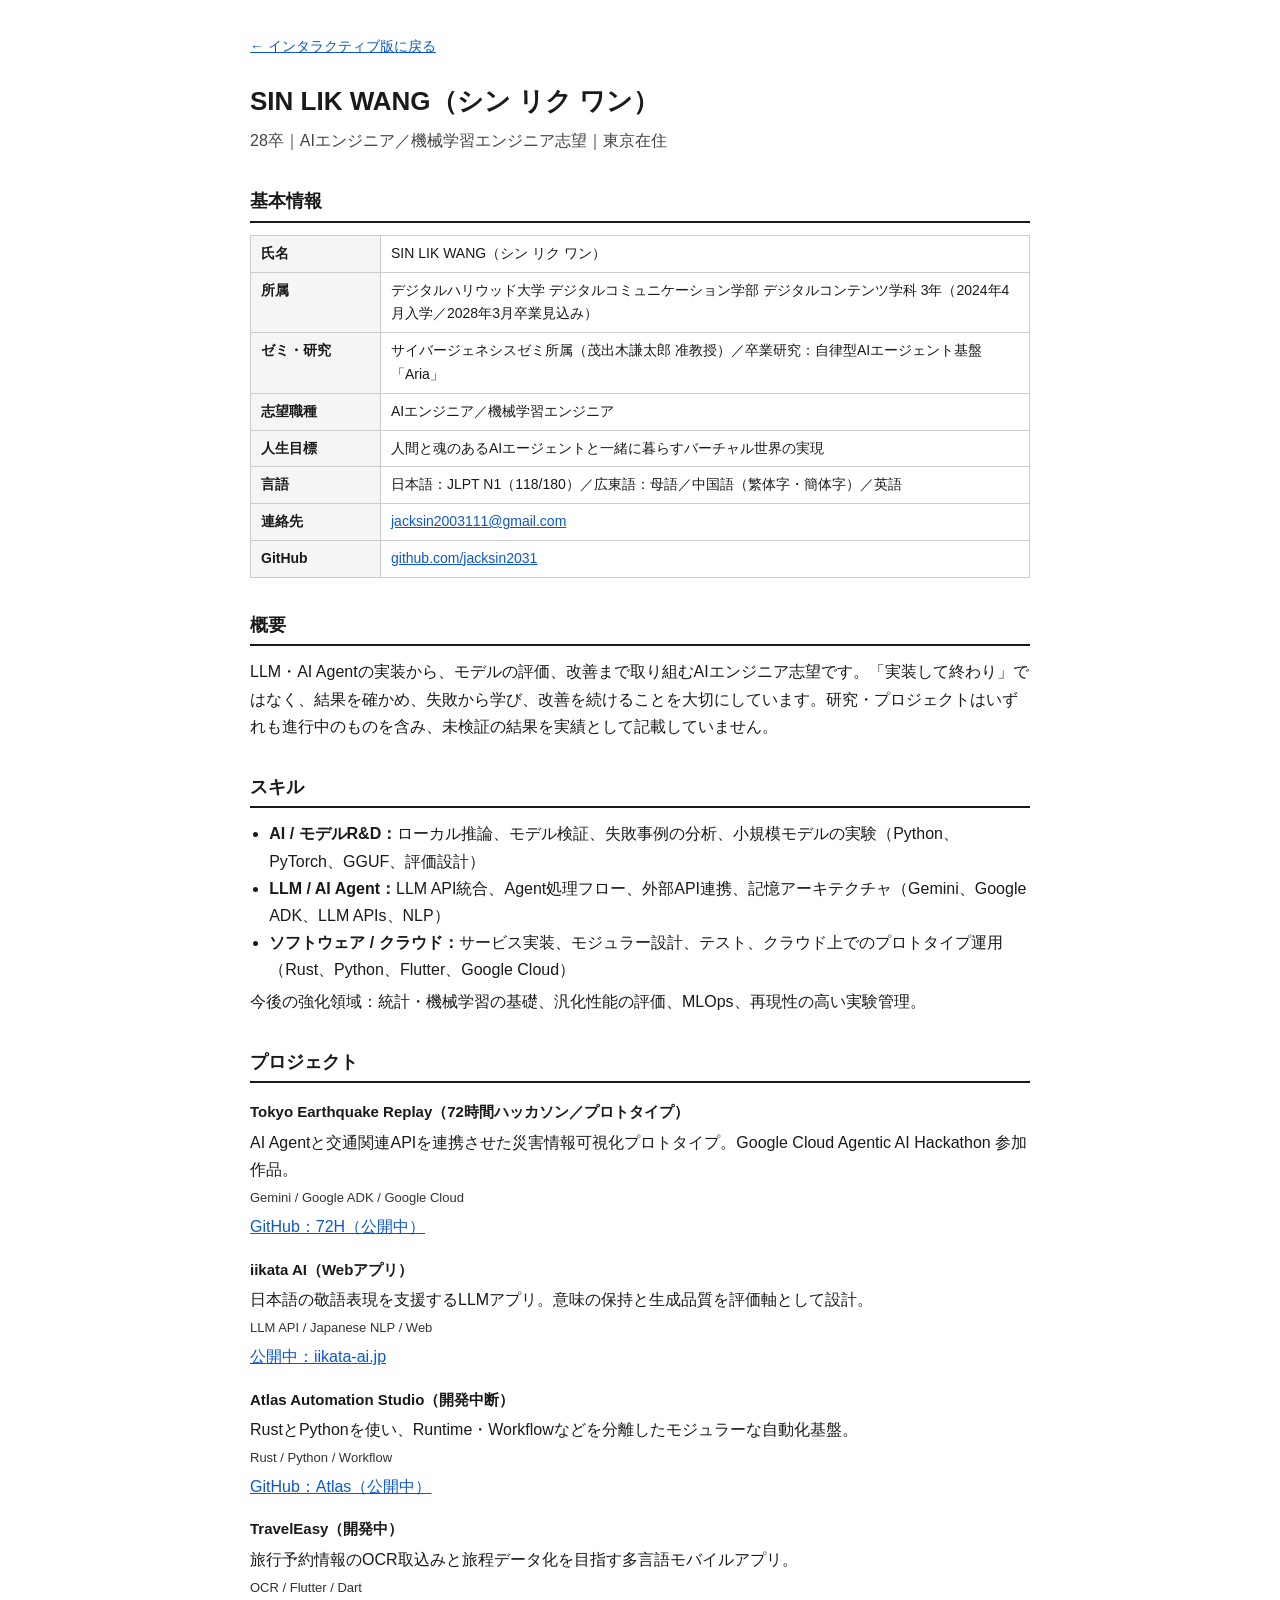
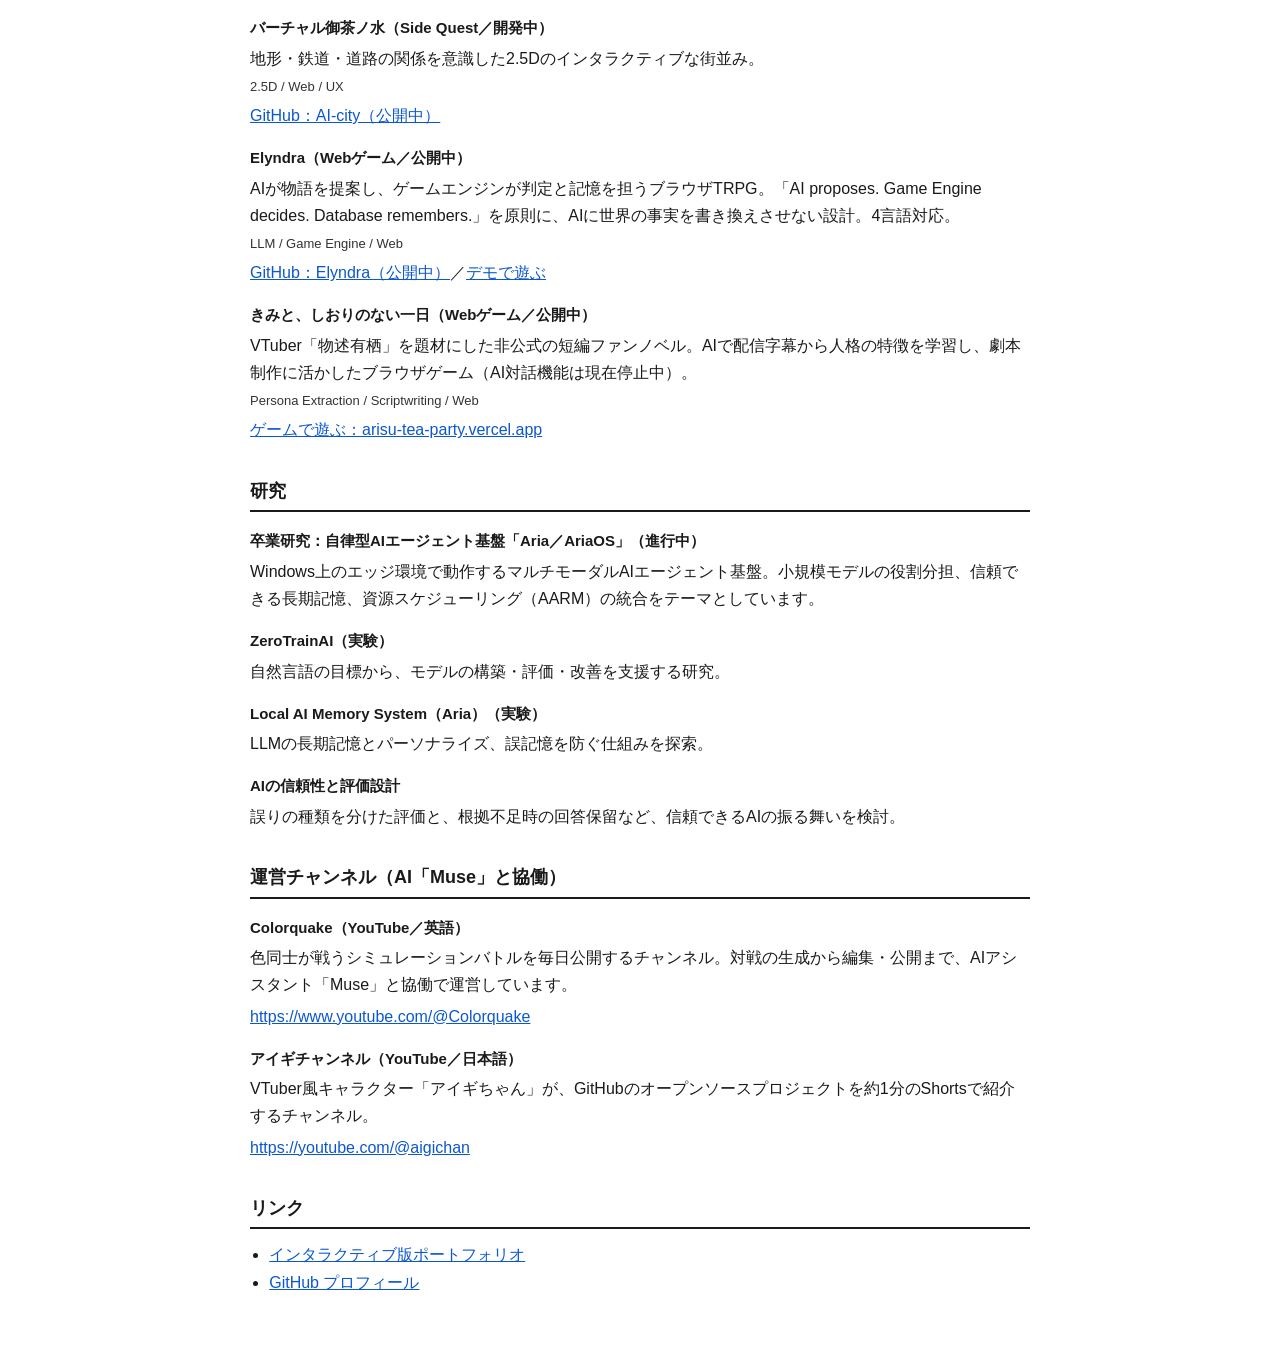
<file: plain.html>
<!doctype html>
<html lang="ja">
<head>
<meta charset="utf-8">
<meta name="viewport" content="width=device-width,initial-scale=1">
<title>SIN LIK WANG｜ポートフォリオ（簡易版）</title>
<meta name="description" content="SIN LIK WANG（シン リク ワン）｜28卒・AIエンジニア／機械学習エンジニア志望。簡易版ポートフォリオ。">
<style>
  :root{color-scheme:light}
  *{box-sizing:border-box}
  body{margin:0;font-family:"Hiragino Kaku Gothic ProN","Hiragino Sans","Noto Sans JP",sans-serif;color:#1a1a1a;background:#fff;line-height:1.7}
  main{max-width:820px;margin:0 auto;padding:32px 20px 56px}
  h1{font-size:26px;margin:0 0 4px}
  .sub{color:#444;margin:0 0 24px}
  h2{font-size:18px;border-bottom:2px solid #1a1a1a;padding-bottom:4px;margin:32px 0 12px}
  h3{font-size:15px;margin:16px 0 4px}
  p{margin:4px 0}
  ul{margin:4px 0 4px 1.2em;padding:0}
  table{border-collapse:collapse;width:100%}
  th,td{border:1px solid #ccc;padding:6px 10px;text-align:left;vertical-align:top;font-size:14px}
  th{background:#f5f5f5;width:130px;font-weight:600}
  .tags{color:#333;font-size:13px}
  a{color:#0b57d0}
  .back{display:inline-block;margin-bottom:20px;font-size:14px}
  @media print{a{color:#1a1a1a;text-decoration:none} .back{display:none}}
</style>
</head>
<body>
<main>
  <a class="back" href="index.html">← インタラクティブ版に戻る</a>
  <h1>SIN LIK WANG（シン リク ワン）</h1>
  <p class="sub">28卒｜AIエンジニア／機械学習エンジニア志望｜東京在住</p>

  <h2>基本情報</h2>
  <table>
    <tr><th>氏名</th><td>SIN LIK WANG（シン リク ワン）</td></tr>
    <tr><th>所属</th><td>デジタルハリウッド大学 デジタルコミュニケーション学部 デジタルコンテンツ学科 3年（2024年4月入学／2028年3月卒業見込み）</td></tr>
    <tr><th>ゼミ・研究</th><td>サイバージェネシスゼミ所属（茂出木謙太郎 准教授）／卒業研究：自律型AIエージェント基盤「Aria」</td></tr>
    <tr><th>志望職種</th><td>AIエンジニア／機械学習エンジニア</td></tr>
    <tr><th>人生目標</th><td>人間と魂のあるAIエージェントと一緒に暮らすバーチャル世界の実現</td></tr>
    <tr><th>言語</th><td>日本語：JLPT N1（118/180）／広東語：母語／中国語（繁体字・簡体字）／英語</td></tr>
    <tr><th>連絡先</th><td><a href="mailto:jacksin2003111@gmail.com">jacksin2003111@gmail.com</a></td></tr>
    <tr><th>GitHub</th><td><a href="https://github.com/jacksin2031" target="_blank" rel="noopener noreferrer">github.com/jacksin2031</a></td></tr>
  </table>

  <h2>概要</h2>
  <p>LLM・AI Agentの実装から、モデルの評価、改善まで取り組むAIエンジニア志望です。「実装して終わり」ではなく、結果を確かめ、失敗から学び、改善を続けることを大切にしています。研究・プロジェクトはいずれも進行中のものを含み、未検証の結果を実績として記載していません。</p>

  <h2>スキル</h2>
  <ul>
    <li><strong>AI / モデルR&amp;D：</strong>ローカル推論、モデル検証、失敗事例の分析、小規模モデルの実験（Python、PyTorch、GGUF、評価設計）</li>
    <li><strong>LLM / AI Agent：</strong>LLM API統合、Agent処理フロー、外部API連携、記憶アーキテクチャ（Gemini、Google ADK、LLM APIs、NLP）</li>
    <li><strong>ソフトウェア / クラウド：</strong>サービス実装、モジュラー設計、テスト、クラウド上でのプロトタイプ運用（Rust、Python、Flutter、Google Cloud）</li>
  </ul>
  <p>今後の強化領域：統計・機械学習の基礎、汎化性能の評価、MLOps、再現性の高い実験管理。</p>

  <h2>プロジェクト</h2>
  <h3>Tokyo Earthquake Replay（72時間ハッカソン／プロトタイプ）</h3>
  <p>AI Agentと交通関連APIを連携させた災害情報可視化プロトタイプ。Google Cloud Agentic AI Hackathon 参加作品。</p>
  <p class="tags">Gemini / Google ADK / Google Cloud</p>
  <p><a href="https://github.com/jacksin2031/72H" target="_blank" rel="noopener noreferrer">GitHub：72H（公開中）</a></p>
  <h3>iikata AI（Webアプリ）</h3>
  <p>日本語の敬語表現を支援するLLMアプリ。意味の保持と生成品質を評価軸として設計。</p>
  <p class="tags">LLM API / Japanese NLP / Web</p>
  <p><a href="https://iikata-ai.jp" target="_blank" rel="noopener noreferrer">公開中：iikata-ai.jp</a></p>
  <h3>Atlas Automation Studio（開発中断）</h3>
  <p>RustとPythonを使い、Runtime・Workflowなどを分離したモジュラーな自動化基盤。</p>
  <p class="tags">Rust / Python / Workflow</p>
  <p><a href="https://github.com/jacksin2031/Atlas" target="_blank" rel="noopener noreferrer">GitHub：Atlas（公開中）</a></p>
  <h3>TravelEasy（開発中）</h3>
  <p>旅行予約情報のOCR取込みと旅程データ化を目指す多言語モバイルアプリ。</p>
  <p class="tags">OCR / Flutter / Dart</p>
  <h3>バーチャル御茶ノ水（Side Quest／開発中）</h3>
  <p>地形・鉄道・道路の関係を意識した2.5Dのインタラクティブな街並み。</p>
  <p class="tags">2.5D / Web / UX</p>
  <p><a href="https://github.com/jacksin2031/AI-city" target="_blank" rel="noopener noreferrer">GitHub：AI-city（公開中）</a></p>
  <h3>Elyndra（Webゲーム／公開中）</h3>
  <p>AIが物語を提案し、ゲームエンジンが判定と記憶を担うブラウザTRPG。「AI proposes. Game Engine decides. Database remembers.」を原則に、AIに世界の事実を書き換えさせない設計。4言語対応。</p>
  <p class="tags">LLM / Game Engine / Web</p>
  <p><a href="https://github.com/jacksin2031/Elyndra" target="_blank" rel="noopener noreferrer">GitHub：Elyndra（公開中）</a>／<a href="https://jacksin2031.github.io/Elyndra/" target="_blank" rel="noopener noreferrer">デモで遊ぶ</a></p>
  <h3>きみと、しおりのない一日（Webゲーム／公開中）</h3>
  <p>VTuber「物述有栖」を題材にした非公式の短編ファンノベル。AIで配信字幕から人格の特徴を学習し、劇本制作に活かしたブラウザゲーム（AI対話機能は現在停止中）。</p>
  <p class="tags">Persona Extraction / Scriptwriting / Web</p>
  <p><a href="https://arisu-tea-party.vercel.app/" target="_blank" rel="noopener noreferrer">ゲームで遊ぶ：arisu-tea-party.vercel.app</a></p>

  <h2>研究</h2>
  <h3>卒業研究：自律型AIエージェント基盤「Aria／AriaOS」（進行中）</h3>
  <p>Windows上のエッジ環境で動作するマルチモーダルAIエージェント基盤。小規模モデルの役割分担、信頼できる長期記憶、資源スケジューリング（AARM）の統合をテーマとしています。</p>
  <h3>ZeroTrainAI（実験）</h3>
  <p>自然言語の目標から、モデルの構築・評価・改善を支援する研究。</p>
  <h3>Local AI Memory System（Aria）（実験）</h3>
  <p>LLMの長期記憶とパーソナライズ、誤記憶を防ぐ仕組みを探索。</p>
  <h3>AIの信頼性と評価設計</h3>
  <p>誤りの種類を分けた評価と、根拠不足時の回答保留など、信頼できるAIの振る舞いを検討。</p>

  <h2>運営チャンネル（AI「Muse」と協働）</h2>
  <h3>Colorquake（YouTube／英語）</h3>
  <p>色同士が戦うシミュレーションバトルを毎日公開するチャンネル。対戦の生成から編集・公開まで、AIアシスタント「Muse」と協働で運営しています。</p>
  <p><a href="https://www.youtube.com/@Colorquake" target="_blank" rel="noopener noreferrer">https://www.youtube.com/@Colorquake</a></p>
  <h3>アイギチャンネル（YouTube／日本語）</h3>
  <p>VTuber風キャラクター「アイギちゃん」が、GitHubのオープンソースプロジェクトを約1分のShortsで紹介するチャンネル。</p>
  <p><a href="https://youtube.com/@aigichan" target="_blank" rel="noopener noreferrer">https://youtube.com/@aigichan</a></p>

  <h2>リンク</h2>
  <ul>
    <li><a href="index.html">インタラクティブ版ポートフォリオ</a></li>
    <li><a href="https://github.com/jacksin2031" target="_blank" rel="noopener noreferrer">GitHub プロフィール</a></li>
  </ul>
</main>
</body>
</html>
</file>
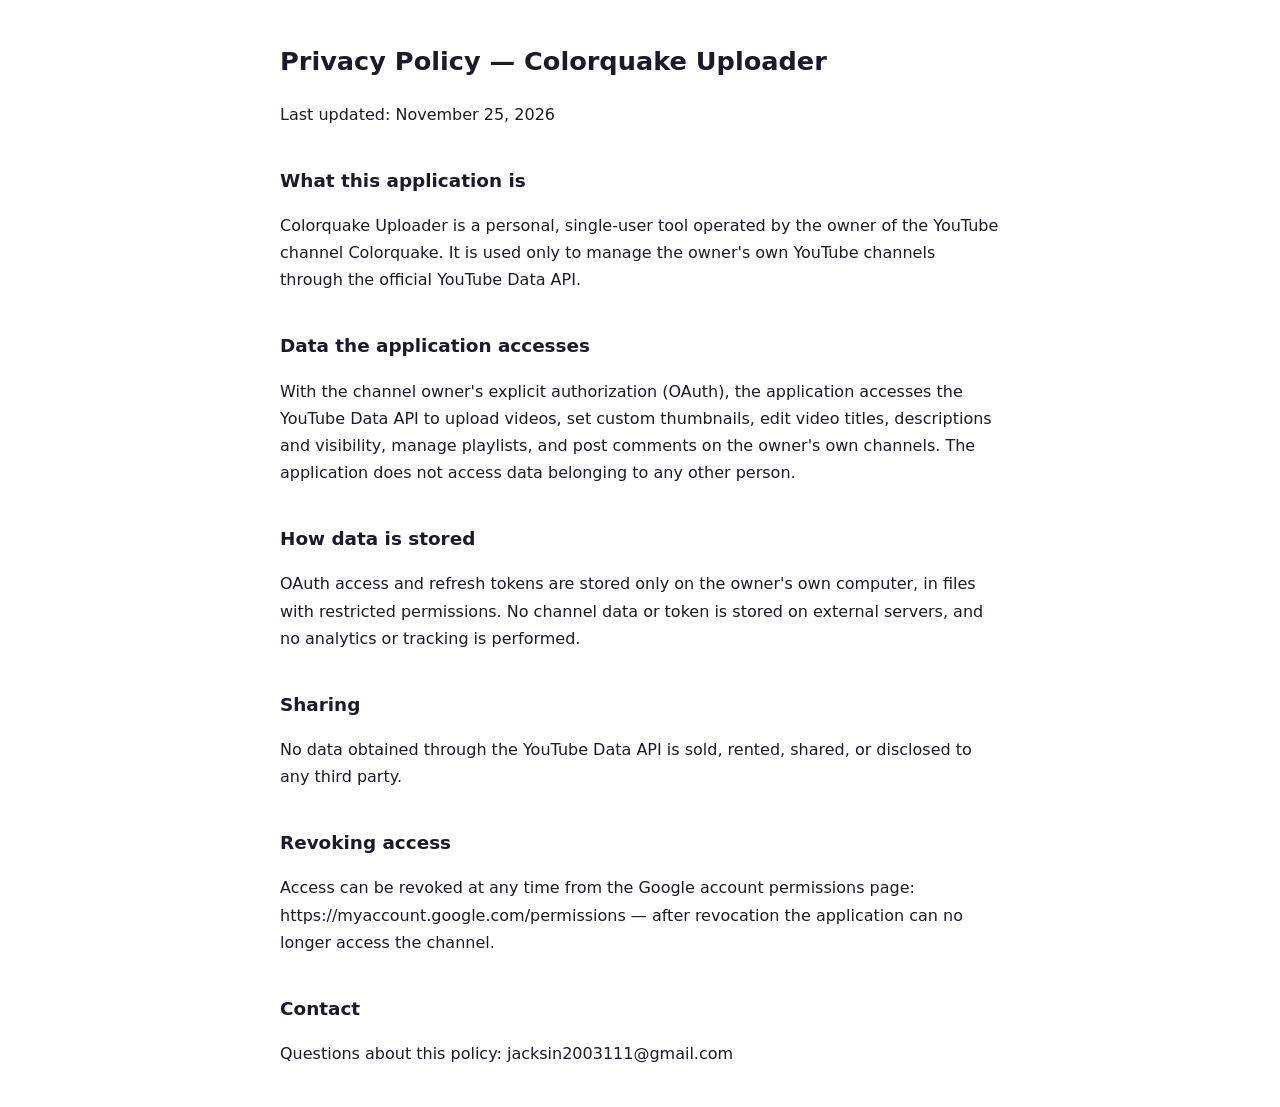
<file: privacy.html>
<!DOCTYPE html>
<html lang="en">
<head>
<meta charset="utf-8">
<meta name="viewport" content="width=device-width, initial-scale=1">
<title>Privacy Policy — Colorquake Uploader</title>
<style>
  body { font-family: system-ui, -apple-system, "Segoe UI", sans-serif; max-width: 720px; margin: 40px auto; padding: 0 20px; line-height: 1.7; color: #1a1a2e; }
  h1 { font-size: 1.6rem; }
  h2 { font-size: 1.15rem; margin-top: 2em; }
</style>
</head>
<body>
<h1>Privacy Policy — Colorquake Uploader</h1>
<p>Last updated: November 25, 2026</p>

<h2>What this application is</h2>
<p>Colorquake Uploader is a personal, single-user tool operated by the owner of the YouTube channel Colorquake. It is used only to manage the owner's own YouTube channels through the official YouTube Data API.</p>

<h2>Data the application accesses</h2>
<p>With the channel owner's explicit authorization (OAuth), the application accesses the YouTube Data API to upload videos, set custom thumbnails, edit video titles, descriptions and visibility, manage playlists, and post comments on the owner's own channels. The application does not access data belonging to any other person.</p>

<h2>How data is stored</h2>
<p>OAuth access and refresh tokens are stored only on the owner's own computer, in files with restricted permissions. No channel data or token is stored on external servers, and no analytics or tracking is performed.</p>

<h2>Sharing</h2>
<p>No data obtained through the YouTube Data API is sold, rented, shared, or disclosed to any third party.</p>

<h2>Revoking access</h2>
<p>Access can be revoked at any time from the Google account permissions page: https://myaccount.google.com/permissions — after revocation the application can no longer access the channel.</p>

<h2>Contact</h2>
<p>Questions about this policy: jacksin2003111@gmail.com</p>
</body>
</html>
</file>
<file: styles.css>
@charset "UTF-8";
/* Pixel AI Lab — original static portfolio. All decorative graphics are CSS/SVG. */
:root{
 --ink:#172239;--ink2:#293951;--dark:#171f36;--dark2:#253450;
 --paper:#f6f3eb;--white:#fffdf7;--line:#c9c7be;--mint:#84e6be;
 --mintdark:#257968;--yellow:#f8cb6f;--orange:#f5a485;--text:#253147;
 --muted:#667082;--pixel:4px;--shadow:6px 6px 0 #172239;
}
*{box-sizing:border-box}
html{scroll-behavior:smooth;scroll-padding-top:90px}
body{margin:0;background:var(--paper);color:var(--text);font:15px/1.75 -apple-system,BlinkMacSystemFont,"Hiragino Kaku Gothic ProN","Hiragino Sans","Yu Gothic",Meiryo,sans-serif;overflow-x:hidden}
button,a{font:inherit}
button{cursor:pointer}
a{text-decoration:none;color:inherit}
a:focus-visible,button:focus-visible,.pixel-scene:focus-visible{outline:3px dashed #f6a855;outline-offset:5px}
::selection{color:#16263a;background:var(--mint)}
.skip-link{position:absolute;top:-90px;left:18px;z-index:100;background:#fff;padding:12px 18px;border:3px solid var(--ink)}
.skip-link:focus{top:12px}
.shell{width:min(1220px,calc(100% - 72px));margin-inline:auto}
.page-wrap{overflow:clip}
.hud-top{background:#0e172b;color:#bdd1d4;border-bottom:2px solid #354459;font:700 10px/1.3 Consolas,"Courier New",monospace;letter-spacing:.1em}
.hud-top-inner{display:flex;justify-content:space-between;align-items:center;min-height:31px;gap:10px}
.hud-top-inner>span{white-space:nowrap}
.signal{display:inline-block;width:7px;height:7px;background:var(--mint);margin-right:8px;box-shadow:0 0 0 3px #84e6be18;animation:signal 2.6s ease-in-out infinite}
.hud-top-right{color:#9bb0c4}
.site-header{position:sticky;top:0;z-index:40;background:#fdfbf2f5;border-bottom:3px solid var(--ink);backdrop-filter:blur(12px)}
.nav-shell{min-height:82px;display:flex;align-items:center;justify-content:space-between;gap:20px}
.brand{display:flex;align-items:center;gap:13px;min-width:190px;color:var(--dark);font:900 16px/1.2 Consolas,"Courier New",monospace;letter-spacing:-.055em}
.brand-pixel{width:46px;height:44px;display:grid;place-items:center;color:#15223a;background:var(--mint);font-size:16px;box-shadow:4px 4px 0 var(--dark);border:3px solid var(--dark);letter-spacing:-.2em;padding-right:4px}
.brand-pixel span{color:#e05f58}
.brand-suffix{color:#268777}
.brand small{display:block;color:#6c7987;font:800 9px Consolas,monospace;letter-spacing:.1em;margin-top:4px}
.nav-items{display:flex;align-items:center;gap:4px}
.nav-item{font:900 11px Consolas,"Courier New",monospace;letter-spacing:.01em;padding:12px 13px;border:2px solid transparent;transition:background .15s,transform .15s}
.nav-item:hover{background:#f0eaca;transform:translateY(-2px)}
.nav-contact{border-color:var(--dark);background:var(--dark);color:#fdf7e8;box-shadow:3px 3px 0 #8ca2b0;margin-left:5px}
.nav-contact:hover{background:#334768;color:#fff}
.nav-toggle{display:none;background:var(--yellow);padding:11px;border:3px solid var(--dark);box-shadow:3px 3px 0 var(--dark)}
.nav-toggle span{display:block;width:21px;height:3px;background:var(--dark);margin:4px 0}
.hero{position:relative;color:#f5f7ed;background:
radial-gradient(ellipse 900px 500px at 84% 35%,#2a4260 0,transparent 69%),
linear-gradient(180deg,#1a2a43 0%,#172139 100%);border-bottom:6px solid #0e1a30}
.hero:before{position:absolute;inset:0;pointer-events:none;content:"";opacity:.16;background-image:linear-gradient(#5a7b942e 1px,transparent 1px),linear-gradient(90deg,#5a7b942e 1px,transparent 1px);background-size:36px 36px;mask-image:linear-gradient(to bottom,transparent,#000 20%,#000 65%,transparent)}
.hero-layout{position:relative;z-index:1;display:grid;grid-template-columns:minmax(0,1fr) minmax(390px,1.08fr);align-items:center;gap:50px;padding:82px 0 74px}
.hero-copy{min-width:0}
.small-label,.hero-name,.hero-footnote,.section-no,.lab-chip,.head-corner,.quest-number,.scene-topbar,.scene-controls,.state-pill,.quest-art-label,.quest-tiny,.filter-caption,.filter,.tag-list,.quest-open,.tree-caption,.node-level,.detail-kicker,.slot-number,.slot-footer,.profile-data-head,.profile-key,.modal-category,.modal-top,.modal-footer strong,.footer,.pixel-button,.hero-quick{font-family:Consolas,"Courier New",monospace}
.small-label{color:#c1decf;font-size:11px;font-weight:900;letter-spacing:.1em;display:flex;align-items:center;gap:11px}
.pixel-square{width:10px;height:10px;background:var(--mint);box-shadow:4px 4px 0 #376b68}
.tag-spark{color:#f8c76a}
.hero-name{margin-top:35px;color:#a7b9ca;font-weight:800;font-size:11px;letter-spacing:.06em}
.hero-name-icon{color:#ffd47b;margin-right:9px}
.hero h1{font:1000 clamp(64px,7.1vw,104px)/.95 Consolas,Impact,"Arial Black",monospace;letter-spacing:-.065em;margin:16px 0 0;color:#fff7e6;text-shadow:5px 5px 0 #070f27;overflow-wrap:normal}
.hero-highlight{color:var(--mint)}
.blink-cursor{font-weight:600;color:var(--yellow);animation:blink 1.05s steps(1,end) infinite}
.hero-ja{font-weight:900;letter-spacing:.015em;font-size:clamp(19px,2vw,26px);line-height:1.5;color:#f8d18b;margin:24px 0 12px}
.hero-description{font-size:13px;line-height:2;max-width:510px;color:#c7d2e0;margin:0}
.hero-actions{display:flex;flex-wrap:wrap;gap:13px;margin:32px 0 23px}
.pixel-button{display:inline-flex;align-items:center;justify-content:center;gap:9px;min-height:52px;padding:12px 19px;font-size:12px;font-weight:900;letter-spacing:.01em;border:3px solid var(--ink);text-align:center;transition:transform .17s,box-shadow .17s,background .17s}
.pixel-button:hover{transform:translate(-2px,-2px);box-shadow:7px 7px 0 #101525}
.pixel-button:active{transform:translate(3px,3px);box-shadow:1px 1px 0 #101525}
.pixel-button-primary{background:var(--mint);color:#122d30;box-shadow:5px 5px 0 #0d1426}
.pixel-button-primary:hover{background:#a3f1d0}
.pixel-button-ghost{background:transparent;border-color:#8194ad;color:#edf3e9;box-shadow:5px 5px 0 #0c1226}
.pixel-button-ghost[aria-pressed="true"]{background:#43536c;color:#d5f8e9;border-color:var(--mint)}
.pixel-button-dark{background:#1e2c47;color:#fff;box-shadow:4px 4px 0 #98aab2;width:fit-content;margin-top:27px}
.hero-quick{display:flex;gap:17px;flex-wrap:wrap;font-size:10px;color:#bdccdb;font-weight:800}
.quick-diamond{color:#f2c876;margin-right:4px;font-size:8px}
.hero-visual{background:#101e33;padding:8px;border:3px solid #677f95;box-shadow:10px 10px 0 #0b1729}
.scene-topbar{background:#111f35;border-bottom:3px solid #5a7187;min-height:38px;display:flex;align-items:center;justify-content:space-between;gap:15px;padding:0 12px;font-size:11px;font-weight:900;letter-spacing:.065em;color:#e2e9ee}
.scene-sep{color:#63c6ac}
.scene-live{font-size:9px;color:#8ef2c7}
.scene-live .signal{width:6px;height:6px}
.pixel-scene{position:relative;height:auto;aspect-ratio:640 / 382;overflow:hidden;background:#294968;isolation:isolate;outline-offset:3px;cursor:crosshair}
.world{display:block;width:100%;height:100%;image-rendering:pixelated;shape-rendering:crispEdges}
.cloud-move-a{animation:cloud 21s ease-in-out infinite alternate}
.cloud-move-b{animation:cloud 28s ease-in-out infinite alternate-reverse}
.stars{animation:twinkle 2.8s steps(2,end) infinite}
.moon{animation:moonfloat 7s ease-in-out infinite alternate}
.avatar{position:absolute;bottom:10.4%;left:48%;width:32px;height:58px;transform:translateX(-50%);z-index:3;transition:left .2s steps(3,end);filter:drop-shadow(3px 3px 0 #172133);image-rendering:pixelated}
.avatar-pixel{position:absolute;display:block}
.avatar .hair{left:7px;top:2px;width:21px;height:13px;background:#2e2638;box-shadow:-5px 5px 0 #2e2638}
.avatar .face{left:8px;top:12px;width:19px;height:16px;background:#f4c49a;box-shadow:-4px 0 0 #edaf8a}
.avatar .eyes{left:11px;top:19px;width:4px;height:4px;background:#263147;box-shadow:10px 0 0 #263147}
.avatar .jacket{left:6px;top:29px;width:24px;height:16px;background:#85e4bd;box-shadow:0 5px 0 #436c7c}
.avatar .hand-left{left:0;top:31px;width:6px;height:16px;background:#f4c49a}
.avatar .hand-right{right:0;top:31px;width:6px;height:16px;background:#f4c49a}
.avatar .pants-left{left:9px;top:48px;width:7px;height:10px;background:#273750}
.avatar .pants-right{left:20px;top:48px;width:7px;height:10px;background:#273750}
.avatar-shadow{position:absolute;bottom:-3px;left:4px;width:32px;height:5px;background:#17243b99;z-index:-1}
.avatar.walking{animation:avatarwalk .22s steps(2,end) 2}
.scene-callout{position:absolute;top:25%;left:11%;display:flex;align-items:center;gap:9px;padding:9px 12px;background:#fff9df;color:#15283e;border:3px solid #132744;box-shadow:4px 4px 0 #101f34;z-index:4;font:900 9px/1.6 Consolas,monospace}
.scene-callout small{font:800 8px Consolas,monospace;color:#62717e}
.scene-ground-label{position:absolute;right:13px;bottom:10px;color:#b7e8dc;font:900 9px Consolas,monospace;letter-spacing:.08em;text-shadow:2px 2px #11283e;z-index:4}
.scene-controls{display:flex;justify-content:space-between;align-items:center;gap:9px;background:#13243e;color:#94b4c0;min-height:43px;padding:5px 10px;font-size:9px;font-weight:800}
.kbd{display:inline-grid;place-items:center;background:#2b4161;border:1px solid #5d7790;color:#e6e9f0;height:21px;min-width:21px;padding-inline:3px}
.control-or{margin:0 5px}
.control-buttons{display:flex;gap:6px}
.control-buttons button{background:#263e59;color:#e6faf0;border:2px solid #607b90;min-width:34px;min-height:28px;font:800 12px Consolas;transition:background .15s}
.control-buttons button:hover{background:#4a7585}
.scene-progress{white-space:nowrap;color:#c7dbb4}
.pulse-dot{width:6px;height:6px;background:var(--yellow);display:inline-block;margin-right:5px;animation:signal 2s ease infinite}
.hero-ticker{border-top:3px solid #426072;background:#12253a;color:#a4b6bc;height:37px;display:flex;align-items:center;overflow:hidden;font:800 11px Consolas,"Courier New",monospace;letter-spacing:.1em;white-space:nowrap}
.ticker-content{width:max-content;animation:ticker 35s linear infinite}
.section{padding-block:100px 15px}
.section-head{display:flex;align-items:end;justify-content:space-between;gap:24px;margin-bottom:28px}
.section-no{color:#548578;font-size:11px;font-weight:900;letter-spacing:.08em}
.section-no span{color:#b7baaf;padding:0 7px}
.section-head h2{font:1000 clamp(30px,3.6vw,49px)/1.1 Consolas,Impact,"Arial Black",monospace;letter-spacing:-.055em;margin:13px 0 11px;color:var(--dark);overflow-wrap:anywhere}
.heading-accent{color:#328778}
.pfx-star{color:#eaae56;margin-right:6px;font-size:.7em;vertical-align:6%}
.section-desc{font-size:13px;line-height:1.9;color:#6d7484;margin:0;max-width:720px}
.head-corner{border:3px solid var(--dark);background:#fff8e6;box-shadow:4px 4px 0 var(--dark);padding:12px 16px;min-width:135px;white-space:nowrap}
.head-corner span{display:block;font:800 10px Consolas;letter-spacing:.05em;color:#77808a}
.head-corner strong{display:block;font:1000 18px Consolas,monospace;margin-top:3px}
.filter-panel{display:flex;align-items:center;gap:23px;background:#e8e7dd;border:2px solid #c9cdc8;padding:12px 16px;margin-bottom:24px}
.filter-caption{font-size:10px;font-weight:900;color:#6b7476;white-space:nowrap}
.filters{display:flex;flex-wrap:wrap;gap:7px}
.filter{border:2px solid #b8bcb8;background:#fffdf6;color:#45515c;padding:8px 12px;font-size:10px;font-weight:900;transition:background .15s,transform .15s}
.filter span{color:#87908a}
.filter.active,.filter[aria-pressed="true"]{background:#24334e;color:#fff;border-color:#24334e;box-shadow:3px 3px 0 #8c9e9a}
.filter.active span{color:#c1e2d3}
.filter:hover{transform:translateY(-2px)}
.quest-grid{display:grid;grid-template-columns:repeat(3,minmax(0,1fr));gap:22px;margin-bottom:25px}
.quest-card{min-width:0;background:var(--white);border:3px solid #243047;box-shadow:6px 6px 0 #bdc5bf;display:flex;flex-direction:column;transition:transform .2s,box-shadow .2s}
.quest-card:hover{transform:translate(-3px,-3px);box-shadow:9px 9px 0 #9aaea9}
.quest-card[hidden]{display:none!important}
.quest-card.featured{grid-column:span 2;display:grid;grid-template-columns:47% 53%}
.quest-art{height:168px;position:relative;overflow:hidden;isolation:isolate;display:flex;align-items:center;justify-content:center;border-bottom:3px solid #243047}
.quest-card.featured .quest-art{height:auto;border-bottom:0;border-right:3px solid #243047}
.art-grid{position:absolute;inset:0;opacity:.35;background-image:linear-gradient(90deg,#ffffff22 1px,transparent 1px),linear-gradient(#ffffff22 1px,transparent 1px);background-size:25px 25px}
.art-earth{background:linear-gradient(160deg,#29566a,#1b3e54)}
.art-iikata{background:linear-gradient(160deg,#6b507e,#34355e)}
.art-atlas{background:linear-gradient(160deg,#395e6d,#294056)}
.art-travel{background:linear-gradient(160deg,#51978f,#1e5e68)}
.art-city{background:linear-gradient(160deg,#b78167,#745b67)}
.art-zero{background:linear-gradient(160deg,#435494,#253560)}
.art-memory{background:linear-gradient(160deg,#477c85,#31546f)}
.art-elyndra{background:linear-gradient(160deg,#35685c,#223f4a)}
.art-arisu{background:linear-gradient(160deg,#9c6b84,#54404f)}
.art-colorquake{background:linear-gradient(160deg,#8c4a7a,#4a2a5e)}
.art-aigi{background:linear-gradient(160deg,#b76a8c,#6e3455)}
.quest-art:before,.quest-art:after{position:absolute;content:"";background:#f7eac133;width:52px;height:52px;clip-path:polygon(0 0,80% 0,80% 20%,100% 20%,100% 100%,0 100%)}
.quest-art:before{left:17%;top:15%;box-shadow:72px 50px 0 #f7eac124}
.quest-art:after{right:9%;bottom:-4%;width:80px;height:85px;background:#101b3038}
.quest-icon{position:relative;z-index:1;font:900 clamp(58px,6vw,103px)/1 Consolas,monospace;color:#e7f6ed;text-shadow:8px 8px 0 #00000032;transition:transform .22s}
.quest-card:hover .quest-icon{transform:translateY(-8px)}
.quest-tiny{position:absolute;top:13px;left:16px;font:900 10px Consolas,monospace;color:#e8f1e3;letter-spacing:.04em;z-index:1}
.quest-art-label{position:absolute;bottom:0;right:0;z-index:2;background:#e9c875;border-left:3px solid #273149;border-top:3px solid #273149;color:#1e2b3e;padding:5px 10px;font-size:10px;font-weight:900}
.quest-info{display:flex;flex-direction:column;padding:23px;flex:1}
.quest-top{display:flex;justify-content:space-between;align-items:center;gap:7px;flex-wrap:wrap}
.quest-number{color:#508078;font-size:11px;font-weight:900;letter-spacing:.03em}
.state-pill{font-size:9px;font-weight:900;color:#685f4a;background:#e9e6da;border:1px solid #cfc9b8;padding:3px 7px}
.state-prototype{background:#fce7d6;color:#a36340;border-color:#e7c8ac}
.state-product{background:#d9eee5;color:#266f64;border-color:#b7d6c8}
.state-research{background:#e0e0f5;color:#55549a;border-color:#bcbee2}
.quest-info h3{color:#212c41;font:1000 clamp(20px,2vw,25px)/1.25 Consolas,"Arial Black",monospace;letter-spacing:-.04em;margin:16px 0 9px;overflow-wrap:anywhere}
.quest-info p{font-size:12px;color:#667286;line-height:1.87;margin:0 0 18px;flex:1}
.tag-list{display:flex;flex-wrap:wrap;gap:6px}
.tag-list span{font-size:10px;font-weight:900;background:#e8efeb;border:1px solid #cbdacf;color:#406456;padding:5px 8px}
.quest-open{display:flex;align-items:center;justify-content:space-between;gap:12px;width:100%;margin-top:20px;padding:13px 0 0;border:0;border-top:2px dashed #cdd5d0;background:transparent;font-size:11px;font-weight:900;color:#286a62;letter-spacing:.01em;text-align:left}
.quest-open span{font-size:16px}
a.quest-open{text-decoration:none;cursor:pointer}
.quest-repo{display:inline-block;margin-top:10px;font-size:11px;font-weight:900;color:#2e6f66;text-decoration:none;letter-spacing:.03em}
.quest-repo:hover{text-decoration:underline}
.quest-open:hover{color:#0a9281}
.research-section{margin-top:86px;background:#17243d;padding:96px 0 104px;color:#f7f8e8;position:relative;overflow:hidden;border-top:7px solid #2f4d61;border-bottom:7px solid #122039}
.research-section:before{content:"";position:absolute;inset:0;pointer-events:none;background-image:radial-gradient(#8aadc514 1.4px,transparent 1.4px);background-size:26px 26px}
.section-head-dark{position:relative;z-index:1}
.section-head-dark h2{color:#fff9e7}
.section-head-dark .section-no{color:#80e2bf}
.section-head-dark .section-desc{color:#b7c6cf}
.section-head-dark .heading-accent{color:#89e2c1}
.lab-chip{border:2px solid #5d958e;background:#1e4051;color:#8ce2c2;padding:9px 13px;font-size:10px;font-weight:900}
.tech-layout{position:relative;z-index:1;display:grid;grid-template-columns:1fr 1.02fr;gap:29px;align-items:stretch}
.tech-tree{border:3px solid #546c82;background:#101b31;padding:26px 27px}
.tree-caption{display:flex;justify-content:space-between;gap:10px;font-size:11px;font-weight:900;letter-spacing:.05em;color:#d9e6db;margin-bottom:23px}
.tree-caption span{color:#8096ad}
.tech-node-grid{display:grid;gap:20px;position:relative;margin-left:9px}
.tech-node-grid:before{content:"";position:absolute;top:30px;bottom:30px;left:27px;width:5px;background:#4e6677}
.tech-node{position:relative;text-align:left;padding:16px 40px 16px 77px;min-height:116px;border:3px solid #5c7284;background:#223753;color:#dbe8e6;display:flex;flex-direction:column;justify-content:center;gap:6px;transition:transform .15s,background .15s,border .15s}
.tech-node:hover{transform:translateX(4px);background:#2c4560}
.tech-node.active{background:#2f5863;border-color:var(--mint);box-shadow:4px 4px 0 #050e21}
.node-icon{position:absolute;left:16px;top:32px;width:41px;height:41px;display:grid;place-items:center;background:#172d46;color:var(--mint);border:2px solid #739fa1;font-size:25px;line-height:1;z-index:1}
.tech-node.active .node-icon{background:var(--mint);color:#17394a;border-color:#b4f5d7}
.node-level{font-size:10px;font-weight:900;letter-spacing:.04em;color:#85cdb6}
.tech-node strong{font-size:15px;line-height:1.5;color:#f8f9ea}
.tech-node small{font:800 10px/1.5 Consolas,monospace;color:#a8bccc}
.node-selector{position:absolute;right:13px;top:41px;color:#8eabbd;font:900 17px Consolas}
.tech-node.active .node-selector{color:#c4f7c9}
.tech-tree-note{font-size:11px;color:#99b4c7;line-height:1.9;margin:22px 0 0}
.tech-detail{border:3px solid #72ae9f;background:#203953;padding:24px 27px;box-shadow:8px 8px 0 #0d182b}
.detail-head{display:flex;justify-content:space-between;color:#abd0ce;font:900 11px Consolas,monospace;border-bottom:2px solid #4d7480;padding-bottom:15px}
.detail-head-right{color:#f1d58a}
.detail-icon{width:75px;height:75px;display:grid;place-items:center;border:3px solid #88dbbe;background:#2c5f64;color:#dcffcd;font:900 42px Consolas;margin-top:29px;box-shadow:5px 5px 0 #14263f}
.detail-sub{font:900 11px Consolas,monospace;letter-spacing:.06em;color:#8bddc0;margin-top:23px}
.tech-detail h3{font-size:clamp(23px,2.7vw,32px);line-height:1.35;color:#fffbe8;margin:11px 0 15px}
.tech-detail>p{font-size:13px;line-height:2;color:#c0d0da;margin:0;min-height:90px}
.detail-rule{border-top:2px dashed #57778c;margin:25px 0 18px}
.detail-kicker{font-size:11px;font-weight:900;letter-spacing:.06em;color:#d7e9de}
.detail-bullets{display:flex;gap:8px;flex-wrap:wrap;margin-top:11px}
.detail-bullets span{background:#35576c;border:1px solid #6d999b;color:#e4f8e8;padding:6px 10px;font-size:11px;font-weight:700}
.research-note{margin-top:27px;background:#172c44;border-left:5px solid #f6c77a;padding:15px 19px}
.research-note strong{display:block;font:900 11px Consolas,monospace;color:#f5c975}
.research-note p{font-size:11px;line-height:1.95;color:#bcd0d8;margin:8px 0 0}
.skill-grid{display:grid;grid-template-columns:repeat(3,minmax(0,1fr));gap:21px}
.skill-panel{padding:28px 25px 23px;background:#fffdf8;border:3px solid var(--dark);box-shadow:5px 5px 0 #c5c9bf;display:flex;flex-direction:column;min-width:0}
.skill-panel-top{display:flex;justify-content:space-between;align-items:start}
.slot-number{font-weight:900;color:#538275;font-size:11px}
.slot-symbol{height:57px;width:57px;display:grid;place-items:center;border:3px solid #203550;background:#cde8dd;font:900 25px Consolas;color:#2a6d62}
.skill-panel h3{font:1000 20px/1.3 Consolas,monospace;letter-spacing:-.045em;margin:17px 0 12px}
.skill-panel p{font-size:12px;line-height:1.9;color:#6a7180;margin:0 0 20px;flex:1}
.slot-footer{border-top:2px dashed #cad3cc;padding-top:13px;color:#9ba4a6;margin-top:19px;font-weight:900;font-size:10px}
.levelup-note{display:flex;gap:16px;align-items:start;margin-top:25px;border:3px solid #c4c9b9;background:#ebefe3;padding:18px 24px}
.levelup-icon{display:grid;place-items:center;width:41px;height:40px;border:2px solid #496b66;background:#9fdbc3;color:#174a45;flex:none;font-size:21px}
.levelup-note strong{font:900 12px Consolas,monospace}
.levelup-note p{margin:5px 0 0;color:#657278;font-size:12px;line-height:1.8}
.profile-section{padding:112px 0 120px}
.profile-layout{display:grid;grid-template-columns:300px 1fr;gap:26px}
.player-card{background:#1e2f4d;border:4px solid var(--dark);color:#fbf5e5;box-shadow:7px 7px 0 #c7c6ba;padding:17px 20px 25px;text-align:center}
.player-card-head{display:flex;justify-content:space-between;color:#b4cbd4;gap:10px;font:900 10px Consolas,monospace;border-bottom:2px solid #476179;padding-bottom:13px}
.player-card-head span{color:#a2e6ae}
.portrait-frame{width:200px;max-width:100%;margin:24px auto 21px;border:4px solid #718d9d;background:#304b69;padding:8px}
.portrait-bg{height:185px;position:relative;background:linear-gradient(#466783 0 57%,#46614e 57% 100%);overflow:hidden}
.portrait-bg:before{content:"";position:absolute;inset:0;background-image:linear-gradient(#ffffff12 2px,transparent 2px),linear-gradient(90deg,#ffffff12 2px,transparent 2px);background-size:22px 22px}
.portrait-character{width:100px;height:155px;position:absolute;bottom:5px;left:50%;transform:translateX(-50%);image-rendering:pixelated}
.portrait-character span{position:absolute;display:block}
.pc-hair{width:60px;height:41px;top:8px;left:21px;background:#29223c;box-shadow:-10px 10px 0 #29223c,10px 4px 0 #29223c}
.pc-face{width:57px;height:52px;top:34px;left:24px;background:#edbd9c;box-shadow:-5px 0 0 #dfac8a}
.pc-eyes{width:7px;height:7px;top:59px;left:35px;background:#27394a;box-shadow:27px 0 0 #27394a}
.pc-body{width:80px;height:59px;top:88px;left:10px;background:#80d7b9;box-shadow:0 9px 0 #386a80}
.pc-arms{width:12px;height:52px;top:92px;left:-2px;background:#e7b899;box-shadow:90px 0 0 #e7b899}
.pc-legs{width:31px;height:17px;bottom:-6px;left:18px;background:#192a43;box-shadow:32px 0 0 #192a43}
.portrait-caption{background:#122840;color:#9ec4bf;margin:0;font:900 9px Consolas,monospace;padding:8px 0 2px}
.player-card h3{font:1000 27px Consolas,monospace;margin:0;color:#f9f5e6;letter-spacing:-.055em}
.player-card h3 span{font-size:14px;color:#aecfca}
.player-role{font:900 11px Consolas,monospace;color:#80ddbd;margin:5px 0 24px}
.player-badges{display:flex;flex-wrap:wrap;justify-content:center;gap:7px}
.player-badges span{padding:6px 9px;background:#344d68;border:1px solid #6e8d96;font:900 10px Consolas,monospace;color:#d6ebdd}
.profile-data{background:#fffdf8;border:4px solid var(--dark);box-shadow:7px 7px 0 #c7c6ba;padding:0 30px 30px;min-width:0}
.profile-data-head{display:flex;align-items:center;justify-content:space-between;gap:15px;border-bottom:3px solid var(--dark);padding:20px 0;font:900 13px Consolas,monospace}
.save-icon{color:#2e9580;font-size:10px}
.profile-row{display:grid;grid-template-columns:150px 1fr;align-items:start;gap:15px;border-bottom:2px dashed #d7d9d1;padding:17px 0}
.profile-key{color:#8e9897;font-size:11px;font-weight:900;padding-top:3px}
.profile-row strong{font-size:13px;font-weight:800;line-height:1.8;color:#293651}
.profile-message{display:flex;gap:15px;padding:20px 23px;margin:25px 0 0;background:#f2f0e7;border:2px solid #d0d3ca}
.message-cursor{font-size:17px;color:#279985}
.profile-message p{margin:0;font-size:12px;line-height:1.9;color:#536576}
.contact-section{background:#171f36;border-top:7px solid #334c5f;color:#fffbe8;padding:85px 0}
.contact-layout{display:flex;justify-content:space-between;gap:35px;align-items:center}
.contact-section .section-no{color:#7cd6b3}
.contact-section h2{font:1000 clamp(34px,4.3vw,57px)/1.15 Consolas,monospace;letter-spacing:-.055em;margin:14px 0 17px}
.contact-section h2 span{color:var(--mint)}
.contact-section p{color:#c1d1d9;font-size:13px;line-height:2;max-width:550px}
.contact-section small{display:block;color:#90a8b9;font-size:11px;line-height:1.8}
.contact-actions{display:grid;gap:14px;min-width:225px}
.footer{background:#0d1729;color:#a3b3c0;font-size:10px;font-weight:900}
.footer-inner{min-height:63px;display:flex;justify-content:space-between;gap:15px;align-items:center;flex-wrap:wrap}
.footer a{color:#9ae3bf}
.quest-dialog{width:min(740px,calc(100vw - 24px));max-height:min(87vh,900px);background:#f8f6ec;padding:0;border:4px solid #17243b;box-shadow:12px 12px 0 #08122479;color:#26334a}
.quest-dialog::backdrop{background:#091328bf;backdrop-filter:blur(3px)}
.modal-top{padding:14px 18px;background:#1e304c;color:#e6f9e7;display:flex;justify-content:space-between;align-items:center;font-size:11px;font-weight:900}
.modal-close{width:37px;height:35px;border:2px solid #8ba5aa;color:#f1ffed;background:#314a65;font:900 18px Consolas,monospace}
.modal-close:hover{background:#9b4c60}
.modal-body{padding:30px 34px 35px}
.modal-category{font-size:11px;font-weight:900;letter-spacing:.06em;color:#3f8979}
.modal-body h2{font:1000 clamp(25px,4vw,35px)/1.25 Consolas,"Arial Black",monospace;letter-spacing:-.05em;margin:10px 0 12px;overflow-wrap:anywhere}
.modal-summary{font-size:13px;color:#647184;line-height:1.9;margin:0 0 18px}
.modal-sections{margin-top:22px}
.modal-section{border-top:2px dashed #d0d6cd;padding:17px 0 14px}
.modal-section strong{font-size:12px;color:#243850}
.modal-section p{font-size:12px;color:#5e6b7b;line-height:1.95;margin:7px 0 0;white-space:pre-line}
.modal-footer{border:2px solid #ccddd0;background:#eaf2e8;margin-top:15px;padding:15px 19px}
.modal-footer strong{font-size:11px;color:#347567}
.modal-footer p{font-size:11px;line-height:1.85;color:#57766d;margin:7px 0 0}
.toast{position:fixed;bottom:27px;right:25px;z-index:90;color:#edfff7;background:#183952;border:3px solid var(--mint);box-shadow:5px 5px 0 #10162b;font:900 11px Consolas,monospace;padding:12px 20px;opacity:0;transform:translateY(20px);pointer-events:none;transition:opacity .25s,transform .25s}
.toast.show{opacity:1;transform:translateY(0)}
.reveal{transition:opacity .5s,translate .5s;opacity:1;translate:0}
.js-ready .reveal:not(.revealed){opacity:1;translate:0}
.js-ready .reveal.revealed{animation:revealup .6s ease both}
.recruiter-mode .hero-visual,.recruiter-mode .hero-ticker{display:none}
.recruiter-mode .hero-layout{grid-template-columns:minmax(0,1fr);padding:48px 0}
.recruiter-mode .hero h1{font-size:clamp(44px,6vw,70px)}
.recruiter-mode .hero-ja{margin-top:12px}
.recruiter-mode .quest-icon{font-size:60px}
.recruiter-mode .quest-art{height:105px}
.recruiter-mode .quest-card.featured .quest-art{height:auto}
.recruiter-mode .reveal{opacity:1;translate:0}
@keyframes revealup{from{opacity:.65;transform:translateY(14px)}to{opacity:1;transform:translateY(0)}}
@keyframes blink{50%{opacity:0}}
@keyframes signal{50%{opacity:.4}}
@keyframes twinkle{50%{opacity:.32}}
@keyframes cloud{to{transform:translateX(23px)}}
@keyframes moonfloat{to{transform:translateY(5px)}}
@keyframes avatarwalk{50%{transform:translateX(-50%) translateY(-4px)}}
@keyframes ticker{to{transform:translateX(-44%)}}
@media(max-width:1130px){
 .hero-layout{grid-template-columns:1fr 1fr;gap:30px}
 .hero h1{font-size:clamp(58px,6vw,85px)}
 .nav-item{padding:10px 9px}
 .quest-grid{grid-template-columns:repeat(2,minmax(0,1fr))}
 .quest-card.featured{grid-column:span 2}
 .profile-layout{grid-template-columns:275px 1fr}
}
@media(max-width:850px){
 .shell{width:min(100% - 44px,780px)}
 .nav-shell{min-height:75px}
 .nav-toggle{display:block}
 .nav-items{display:none;position:absolute;left:0;right:0;top:100%;background:#fcfaf0;border-bottom:4px solid #25374c;box-shadow:0 15px 0 #12233620;padding:15px 25px 22px}
 .nav-items.open{display:flex;flex-direction:column;align-items:stretch;gap:6px}
 .nav-item{padding:12px;border-bottom:1px solid #dfdbd2;font-size:13px}
 .nav-contact{margin:8px 0 0;text-align:center}
 .hero-layout{grid-template-columns:1fr;padding:70px 0}
 .hero-copy{max-width:660px}
 .hero h1{font-size:clamp(66px,12vw,98px)}
 .hero-visual{max-width:660px;width:100%;margin:0 auto}
 .tech-layout{grid-template-columns:1fr}
 .tech-detail>p{min-height:0}
 .skill-grid{grid-template-columns:1fr 1fr}
 .profile-layout{grid-template-columns:240px 1fr}
 .profile-row{grid-template-columns:115px 1fr}
 .profile-data{padding:0 23px 27px}
 .player-card{padding:17px 10px 25px}
 .contact-layout{align-items:start}
}
@media(max-width:640px){
 html{scroll-padding-top:78px}
 .shell{width:calc(100% - 36px)}
 .hud-top-inner{min-height:27px;font-size:9px}
 .hud-hide{display:none}
 .nav-shell{min-height:68px}
 .brand{font-size:14px}
 .brand-pixel{width:40px;height:38px;font-size:14px}
 .hero-layout{padding:53px 0 56px;gap:43px}
 .hero-name{margin-top:26px}
 .hero h1{font-size:clamp(53px,12.4vw,80px)}
 .hero-ja{font-size:21px}
 .hero-description{font-size:12px}
 .hero-actions{margin:27px 0 20px}
 .pixel-button{min-height:48px;font-size:11px}
 .scene-topbar{font-size:9px}
 .scene-live{font-size:8px}
 .scene-callout{font-size:8px;left:4%;top:19%;padding:5px 6px;gap:5px;border-width:2px;box-shadow:2px 2px 0 #101f34}
 .callout-marker{font-size:14px}
 .scene-callout small{font-size:6px}
 .scene-controls{font-size:8px}
 .scene-progress{display:none}
 .avatar{transform:translateX(-50%) scale(.76);transform-origin:bottom center}
 .section{padding-top:70px}
 .section-head{align-items:start;gap:17px}
 .section-head h2{font-size:clamp(29px,7.8vw,42px)}
 .section-desc{font-size:12px}
 .head-corner{display:none}
 .filter-panel{display:block;padding:12px}
 .filter-caption{display:block;margin-bottom:10px}
 .quest-grid{grid-template-columns:1fr;gap:19px}
 .quest-card.featured{grid-column:auto;display:flex}
 .quest-card.featured .quest-art{height:175px;border-bottom:3px solid #243047;border-right:0}
 .quest-art{height:160px}
 .quest-info{padding:21px}
 .research-section{margin-top:65px;padding:69px 0 80px}
 .tech-tree,.tech-detail{padding:20px 16px}
 .tech-node-grid{margin-left:0}
 .tech-node{padding:13px 27px 13px 65px}
 .node-icon{left:11px;width:37px;height:37px}
 .node-selector{right:8px}
 .skill-grid{grid-template-columns:1fr;gap:18px}
 .levelup-note{padding:15px}
 .profile-section{padding:72px 0 80px}
 .profile-layout{grid-template-columns:1fr;gap:23px}
 .player-card{max-width:400px;width:100%;margin:0 auto}
 .player-card h3{font-size:26px}
 .profile-data{padding:0 18px 22px}
 .profile-row{grid-template-columns:97px 1fr;gap:8px}
 .profile-row strong{font-size:12px;overflow-wrap:anywhere}
 .profile-data-head{font-size:11px}
 .contact-section{padding:64px 0}
 .contact-layout{display:grid}
 .contact-section h2{font-size:36px}
 .contact-actions{display:flex;flex-wrap:wrap;min-width:0}
 .footer-inner{padding-block:22px;align-items:start;gap:5px;flex-direction:column}
 .modal-body{padding:23px 19px}
 .toast{right:12px;bottom:12px;left:12px;text-align:center}
}
@media(max-width:380px){
 .shell{width:calc(100% - 24px)}
 .hero h1{font-size:52px}
 .hero-quick{gap:9px}
 .hero-actions .pixel-button{width:100%}
 .filter{padding:7px}
 .scene-callout{display:none}
 .scene-controls{font-size:7px}
 .profile-row{grid-template-columns:90px 1fr}
}
@media(prefers-reduced-motion:reduce){
 html{scroll-behavior:auto}
 *,*::before,*::after{animation-duration:.001ms!important;animation-iteration-count:1!important;transition-duration:.001ms!important}
 .js-ready .reveal:not(.revealed){opacity:1;translate:0}
}
@media print{
 .hud-top,.site-header,.hero-visual,.hero-ticker,.hero-actions,.filter-panel,.quest-open,.nav-toggle,.contact-actions,.footer a,.toast,.quest-dialog{display:none!important}
 body{background:white;color:black}
 .hero{background:white;color:black;border:0}
 .hero h1,.hero-ja{color:black;text-shadow:none}
 .hero-description,.hero-quick{color:#444}
 .shell{width:100%}
 .hero-layout{display:block;padding:10px 0 30px}
 .section,.research-section,.profile-section{padding:30px 0;margin:0;break-inside:avoid}
 .research-section{background:#fff;color:#000;border:0}
 .section-head-dark h2,.research-section .tech-detail h3{color:#000}
 .tech-layout{grid-template-columns:1fr}
 .tech-tree{display:none}
 .tech-detail{background:#fff;color:#000}
 .quest-grid,.skill-grid{grid-template-columns:repeat(2,1fr)}
 .quest-card.featured{grid-column:auto;display:flex}
 .quest-art{height:110px}
 .quest-card.featured .quest-art{height:110px}
 .profile-layout{grid-template-columns:220px 1fr}
 .reveal{opacity:1!important;translate:0!important}
}

/* V2: walkable portals, progress HUD, mobile controls. */
.scene-portals{position:absolute;inset:0;pointer-events:none;z-index:4}
.scene-portal{position:absolute;bottom:30%;transform:translateX(-50%);width:74px;min-height:52px;display:flex;flex-direction:column;align-items:center;justify-content:center;gap:2px;color:#e9f8ef;background:#1a3552e8;border:2px solid #94c7b0;box-shadow:3px 3px 0 #112137;pointer-events:auto;font:900 9px/1.15 Consolas,"Courier New",monospace;letter-spacing:.03em;transition:background .18s,box-shadow .18s,transform .18s}
.scene-portal:hover,.scene-portal:focus-visible{background:#315f63;transform:translate(-50%,-4px);box-shadow:3px 7px 0 #112137}
.scene-portal.active{background:#28695f;border-color:#f6d189;box-shadow:0 0 0 3px #f4db8850,3px 3px 0 #112137}
.scene-portal.visited:after{position:absolute;content:"✓";top:-10px;right:-8px;display:grid;place-items:center;width:16px;height:16px;background:#9bf0c1;color:#17304a;border:2px solid #17243b;font-size:10px}
.portal-quests{left:18%}.portal-research{left:50%}.portal-profile{left:82%}
.portal-symbol{font:900 20px/1 Consolas,monospace;color:#ffdf9b}
.scene-control-actions{display:flex;align-items:center;gap:8px}
.scene-keyhelp{white-space:nowrap}
.scene-nearest{font:900 9px/1.2 Consolas,monospace;color:#b5d7d1;white-space:nowrap;min-width:80px;text-align:right}
.enter-zone{border:2px solid #8fdbc0;background:#83e8c0;min-height:29px;padding:4px 9px;color:#153146;font:900 10px Consolas,monospace;white-space:nowrap;box-shadow:2px 2px 0 #0f1f32}
.enter-zone:hover:not(:disabled){background:#c2f4d8}
.enter-zone:disabled{background:#28445b;color:#7c91a1;border-color:#5c7383;box-shadow:none;cursor:not-allowed}
.scene-callout{z-index:5}
.scene-callout small{white-space:nowrap}
.adventure-strip{background:#eaf0e4;border-top:3px solid #4c7e73;border-bottom:3px solid #bacdc3}
.adventure-inner{min-height:105px;display:flex;align-items:center;justify-content:space-between;gap:27px;padding-block:17px}
.adventure-intro{display:flex;align-items:center;gap:16px;min-width:0}
.adventure-star{display:grid;place-items:center;flex:none;width:41px;height:41px;border:3px solid #1c3a4d;background:#8ce4bf;color:#22505c;font-size:22px;box-shadow:3px 3px 0 #9ab4a5}
.adventure-intro strong{display:block;font:900 13px Consolas,monospace;color:#21374c}
.adventure-intro small{display:block;font-size:10px;color:#5b706d;line-height:1.7;max-width:300px;margin-top:4px}
.adventure-stats{display:flex;align-items:center;gap:18px}
.adventure-stat{width:158px}
.adventure-stat>div{display:flex;align-items:center;justify-content:space-between;gap:8px;margin-bottom:6px}
.adventure-stat span{font:900 10px Consolas,monospace;color:#55756c;white-space:nowrap}
.adventure-stat strong{font:900 11px Consolas,monospace;color:#1d4150;white-space:nowrap}
.adventure-stat progress{display:block;appearance:none;-webkit-appearance:none;width:100%;height:11px;overflow:hidden;border:2px solid #315267;background:#cedbd1}
.adventure-stat progress::-webkit-progress-bar{background:#cedbd1}
.adventure-stat progress::-webkit-progress-value{background:#4aaf98}
.adventure-stat progress::-moz-progress-bar{background:#4aaf98}
.adventure-reset{font:900 10px Consolas,monospace;color:#41685e;background:#fcfbef;border:2px solid #8ea69c;padding:9px;white-space:nowrap}
.adventure-reset:hover{background:#d6f4db;color:#1e4b46}
.quest-card.viewed{border-color:#3a8b76}
.viewed-flag{font:900 10px Consolas,monospace;color:#207f6d;border:1px solid #9dd8bf;background:#def7e8;padding:3px 6px;white-space:nowrap}
.recruiter-mode .adventure-strip{display:none}
.player-card h3 span{display:block;margin-top:6px;line-height:1.5;letter-spacing:.01em}
.hero-name{overflow-wrap:anywhere}
@media(max-width:1200px){
 .adventure-inner{flex-wrap:wrap}
 .adventure-stats{justify-content:space-between;width:100%}
 .scene-keyhelp{font-size:8px}
 .scene-nearest{min-width:0}
}
@media(max-width:700px){
 .scene-portal{width:57px;min-height:42px;font-size:8px}
 .portal-symbol{font-size:16px}
 .scene-control-actions{gap:5px}
 .scene-keyhelp{font-size:7px}
 .scene-nearest{display:none}
 .enter-zone{padding-inline:5px;font-size:8px}
 .scene-controls{gap:5px;padding-inline:5px}
 .control-buttons{gap:3px}
 .control-buttons button{min-width:32px}
 .adventure-inner{padding-block:17px;gap:15px}
 .adventure-stats{gap:10px;flex-wrap:wrap}
 .adventure-stat{width:min(38%,160px);flex:1;min-width:115px}
 .adventure-reset{flex:none}
 .adventure-intro small{max-width:350px}
}
@media(max-width:380px){
 .scene-keyhelp .control-or,.scene-keyhelp .kbd:nth-of-type(n+3){display:none}
 .scene-portal{width:48px;min-height:38px;font-size:7px}
 .portal-symbol{font-size:14px}
 .adventure-stat{min-width:110px}
 .adventure-stat span{font-size:8px}
}
@media(prefers-reduced-motion:reduce){.scene-portal{transition:none}}


/* PINK SLIME AVATAR — original limb-free bunny slime based on the supplied mascot.
   Each part is crisp SVG pixel geometry; no external fonts or sprite-image requests. */
.brand-pixel.brand-slime{
  background:#ffe6ed;display:grid;place-items:center;padding:0;
}
.brand-slime .slime-art{width:38px;height:38px;display:block;image-rendering:pixelated}
.avatar.slime-avatar{
  width:73px;height:77px;bottom:10.5%;z-index:5;
  transform:translateX(-50%);filter:none;pointer-events:none;
  transition:left .4s steps(7,end);
  image-rendering:pixelated;
}
.slime-avatar .slime-body{
  display:block;position:absolute;inset:0;
  width:100%;height:100%;transform-origin:50% 89%;
  animation:slime-idle 2.6s ease-in-out infinite;
}
.slime-art{display:block;width:100%;height:100%;overflow:visible;image-rendering:pixelated;shape-rendering:crispEdges}
.slime-avatar .slime-art{transform:scaleX(var(--facing,1))}
.avatar.slime-avatar.walking,.avatar.slime-avatar.hopping{animation:none}
.avatar.slime-avatar.walking .slime-body,
.avatar.slime-avatar.hopping .slime-body{animation:slime-hop .44s steps(9,end) both}
.slime-shadow{
  display:block;position:absolute;bottom:3px;left:18%;width:64%;height:8px;
  background:#1422357d;border-radius:50%;transform:translateY(11px);
  transform-origin:center;
}
.avatar.slime-avatar.walking .slime-shadow,.avatar.slime-avatar.hopping .slime-shadow{animation:slime-shadow-hop .44s ease both}
.portrait-character.slime-portrait{
  position:absolute;width:137px;height:145px;bottom:15px;left:50%;
  transform:translateX(-50%);display:grid;align-items:end;
  image-rendering:pixelated;
}
.slime-portrait .slime-art{
  width:137px;height:145px;
  filter:drop-shadow(3px 6px 0 #1d2d46aa);
  animation:portrait-slime-idle 3.3s ease-in-out infinite;
  transform-origin:50% 80%;
}
.hop-control{
  min-height:29px;white-space:nowrap;padding:4px 7px;
  background:#ffbfd2;color:#53263e;border:2px solid #f291ab;
  font:900 10px Consolas,"Courier New",monospace;
  box-shadow:2px 2px 0 #0f1f32;
}
.hop-control:hover{background:#ffe0e7}
@keyframes slime-idle{
  0%,100%{transform:translateY(0) scale(1)}
  50%{transform:translateY(1px) scale(1.035,.975)}
}
@keyframes portrait-slime-idle{
  0%,100%{transform:translateY(0) scale(1)}
  50%{transform:translateY(-4px) scale(.985,1.012)}
}
@keyframes slime-hop{
  0%{transform:translateY(0) scale(1.12,.85)}
  14%{transform:translateY(-4px) scale(.93,1.1)}
  38%{transform:translateY(-25px) scale(.91,1.12)}
  54%{transform:translateY(-29px) scale(.96,1.05)}
  78%{transform:translateY(-6px) scale(1.03,.94)}
  91%{transform:translateY(2px) scale(1.18,.78)}
  100%{transform:translateY(0) scale(1)}
}
@keyframes slime-shadow-hop{
  0%,100%{transform:translateY(11px) scaleX(1);opacity:.8}
  50%{transform:translateY(11px) scaleX(.57);opacity:.4}
}
@media(max-width:900px){
  .avatar.slime-avatar{width:64px;height:68px}
}
@media(max-width:700px){
  .avatar.slime-avatar{width:51px;height:55px;bottom:10.6%}
  .hop-control{font-size:9px;padding-inline:5px}
  .scene-controls{flex-wrap:wrap;row-gap:4px}
  .scene-control-actions{flex-wrap:wrap;justify-content:flex-end}
}
@media(max-width:380px){
  .avatar.slime-avatar{width:44px;height:49px}
  .scene-keyhelp{display:none}
  .scene-control-actions{width:100%;justify-content:space-between}
}
@media(prefers-reduced-motion:reduce){
  .slime-body,.slime-portrait .slime-art{animation:none!important}
  .avatar.slime-avatar{transition:none!important}
}

/* ambient scene motion (decorative; transform/opacity only) */
.leaf-layer{pointer-events:none}
.leaf{opacity:0;animation:leaf-drift var(--d,26s) linear var(--delay,0s) infinite;will-change:transform,opacity}
@keyframes leaf-drift{
 0%{opacity:0;transform:translate(0,0) rotate(0)}
 8%{opacity:.8}
 25%{transform:translate(calc(var(--dx)*.45 + 14px),calc(var(--dy)*.25)) rotate(calc(var(--r)*.25))}
 50%{transform:translate(calc(var(--dx)*.4 - 12px),calc(var(--dy)*.5)) rotate(calc(var(--r)*.5))}
 75%{transform:translate(calc(var(--dx)*.85 + 10px),calc(var(--dy)*.75)) rotate(calc(var(--r)*.75))}
 92%{opacity:.8}
 100%{opacity:0;transform:translate(var(--dx),var(--dy)) rotate(var(--r))}
}
.sign-halo{animation:sign-halo 5.2s ease-in-out infinite alternate}
.sign-glow{animation:sign-glow 3.6s ease-in-out infinite alternate}
.sign-text{animation:sign-text 4.4s ease-in-out infinite alternate}
@keyframes sign-halo{from{opacity:0}to{opacity:.16}}
@keyframes sign-glow{from{opacity:.05}to{opacity:.55}}
@keyframes sign-text{from{opacity:.86}to{opacity:1}}
@media(max-width:640px){.leaf-layer>g:nth-child(n+5){display:none}}
@media(prefers-reduced-motion:reduce){
  .leaf-layer{display:none}
  .leaf,.sign-halo,.sign-glow,.sign-text{animation:none!important;will-change:auto}
  .sign-text{opacity:1}
}

/* Approved bunny-slime PNG sprite: retain aspect ratio and hard pixel edges. */
.slime-art{object-fit:contain;image-rendering:pixelated;user-select:none;-webkit-user-drag:none}

/* SITE-WIDE BACKGROUND: gently drifting pixels behind content across every section.
   Unlike the AI Lab's autumn leaves, this layer is fixed to the viewport
   and remains visible while scrolling between Projects, Research, Skills and Profile.
   No JS, canvas, textures, fonts or network requests. */
.ambient-field{
  position:fixed;inset:0;z-index:3;pointer-events:none;overflow:hidden;
  contain:layout style paint;
}
.ambient-pixel{
  position:absolute;top:112vh;left:var(--x);width:var(--size);height:var(--size);
  background:var(--tone);opacity:0;pointer-events:none;
  box-shadow:calc(var(--size)*.55) calc(var(--size)*.55) 0 #ffffff1c;
  animation:site-pixel-float var(--duration) linear var(--delay) infinite;
  will-change:transform,opacity;
}
.ambient-pixel:nth-child(5n){
  clip-path:polygon(30% 0,70% 0,70% 30%,100% 30%,100% 70%,70% 70%,70% 100%,30% 100%,30% 70%,0 70%,0 30%,30% 30%);
}
@keyframes site-pixel-float{
  0%{transform:translate3d(0,12vh,0) rotate(0deg);opacity:0}
  9%{opacity:.58}
  82%{opacity:.48}
  100%{transform:translate3d(var(--sway),-147vh,0) rotate(var(--tilt));opacity:0}
}
/* The moving pixels are a background layer: all prose, cards and controls
   stay above it, so the particles never interfere with reading or tapping. */
.hero .hero-layout,
.hero .hero-ticker,
.adventure-strip .adventure-inner,
.section.shell,
.research-section > .shell,
.profile-section > .shell,
.contact-section > .shell,
.footer .footer-inner,
.hud-top .hud-top-inner{
  position:relative;z-index:4;
}
.site-header{z-index:40}
/* The logo must fit INSIDE its own pixel frame, especially on Android. */
.brand-pixel.brand-slime{
  padding:2px;overflow:hidden;flex:none;
}
.brand-pixel.brand-slime > .slime-art{
  display:block;width:100%;height:100%;max-width:100%;max-height:100%;
  object-fit:contain;image-rendering:pixelated;
}
@media(max-width:640px){
  .brand-pixel.brand-slime{width:40px;height:38px;padding:3px}
  .ambient-pixel:nth-child(n+12){display:none}
}
@media(max-width:380px){
  .brand-pixel.brand-slime{width:38px;height:36px;padding:3px}
  .ambient-pixel:nth-child(n+9){display:none}
}
@media(prefers-reduced-motion:reduce){
  .ambient-field{display:none!important}
  .ambient-pixel{animation:none!important;will-change:auto}
}
@media print{
  .ambient-field{display:none!important}
}

/* Explicit sprite dimensions prevent intrinsic PNG aspect ratio overflow. */
.brand-pixel.brand-slime{display:flex;align-items:center;justify-content:center}
.brand-pixel.brand-slime>.slime-art{width:29px;height:32px;min-width:0;min-height:0;max-width:100%;max-height:100%;flex:none}
@media(max-width:640px){.brand-pixel.brand-slime>.slime-art{width:24px;height:26px}}
@media(max-width:380px){.brand-pixel.brand-slime>.slime-art{width:22px;height:24px}}


/* Contact link inside profile rows */
.profile-row a{color:inherit;text-decoration:underline;text-underline-offset:3px}


/* Portal labels stay readable above the slime avatar */
.scene-portals{z-index:6}
.scene-ground-label{z-index:6}
</file>
